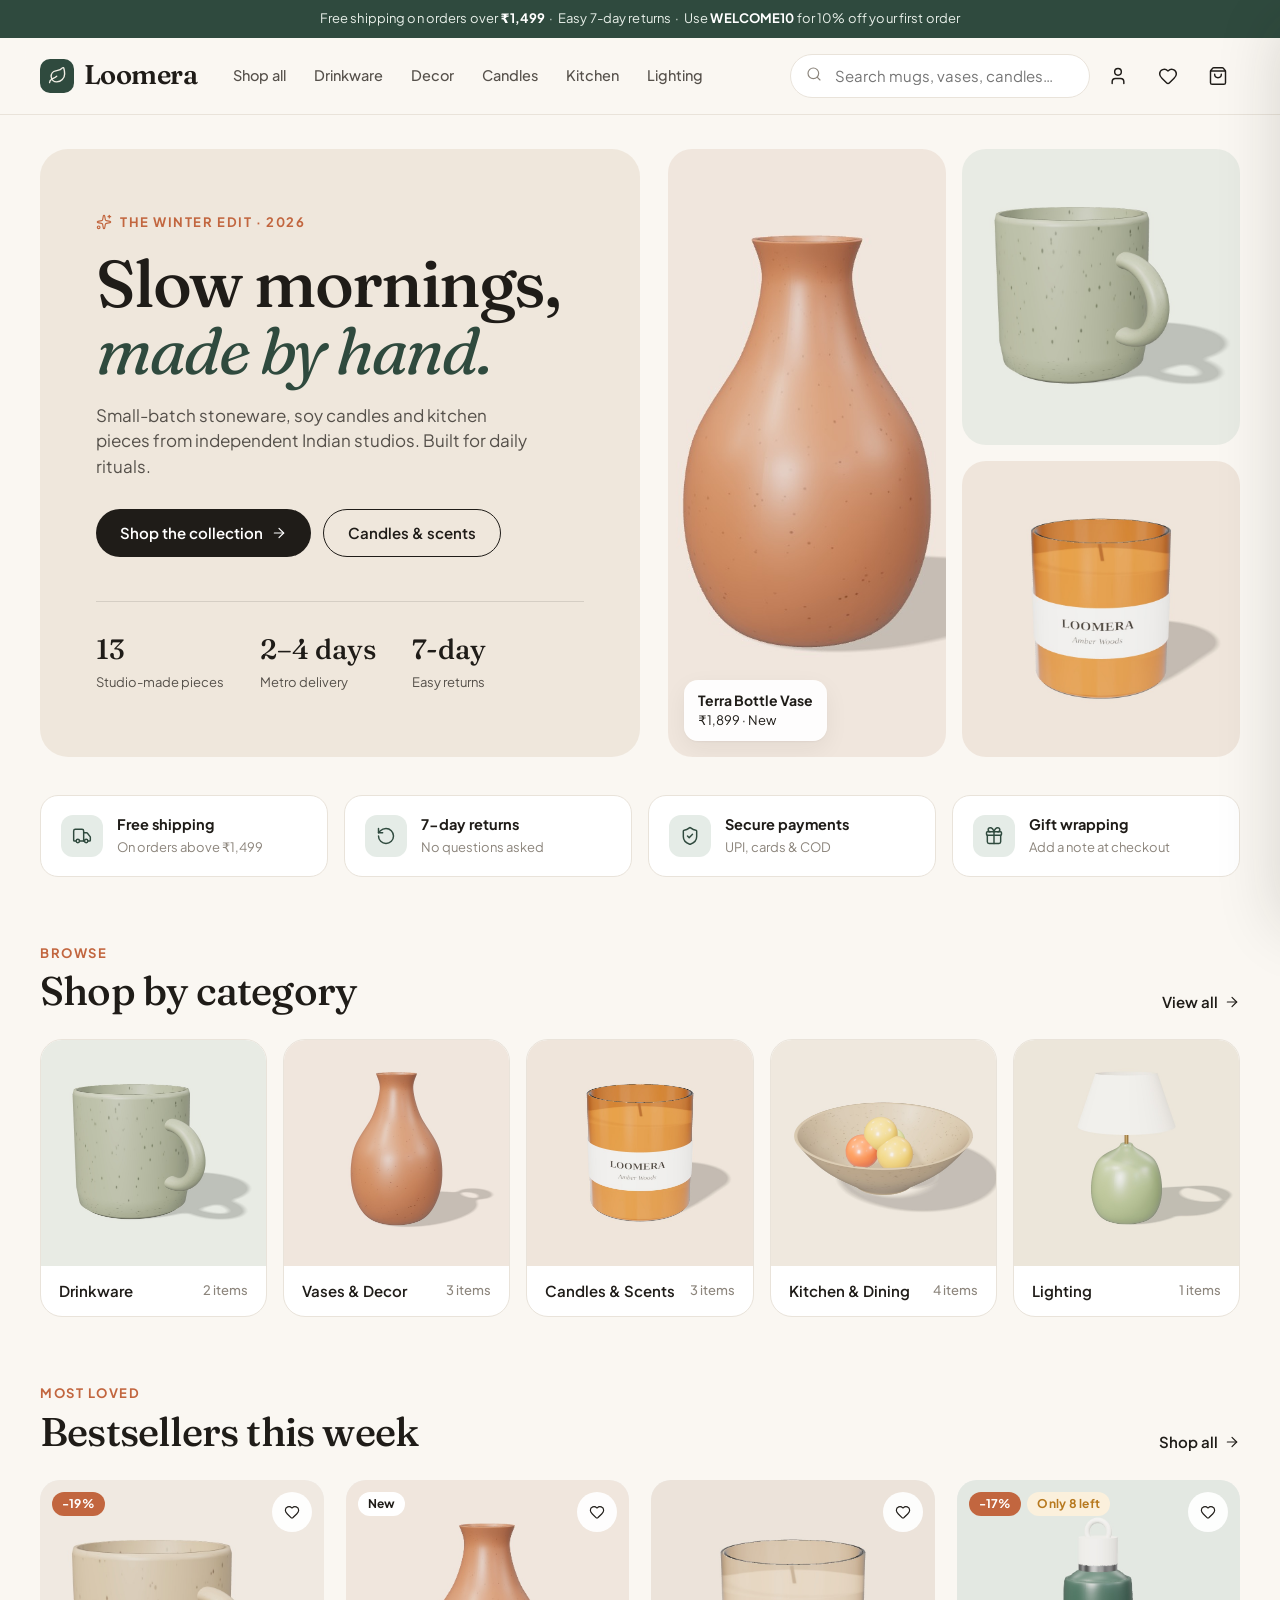
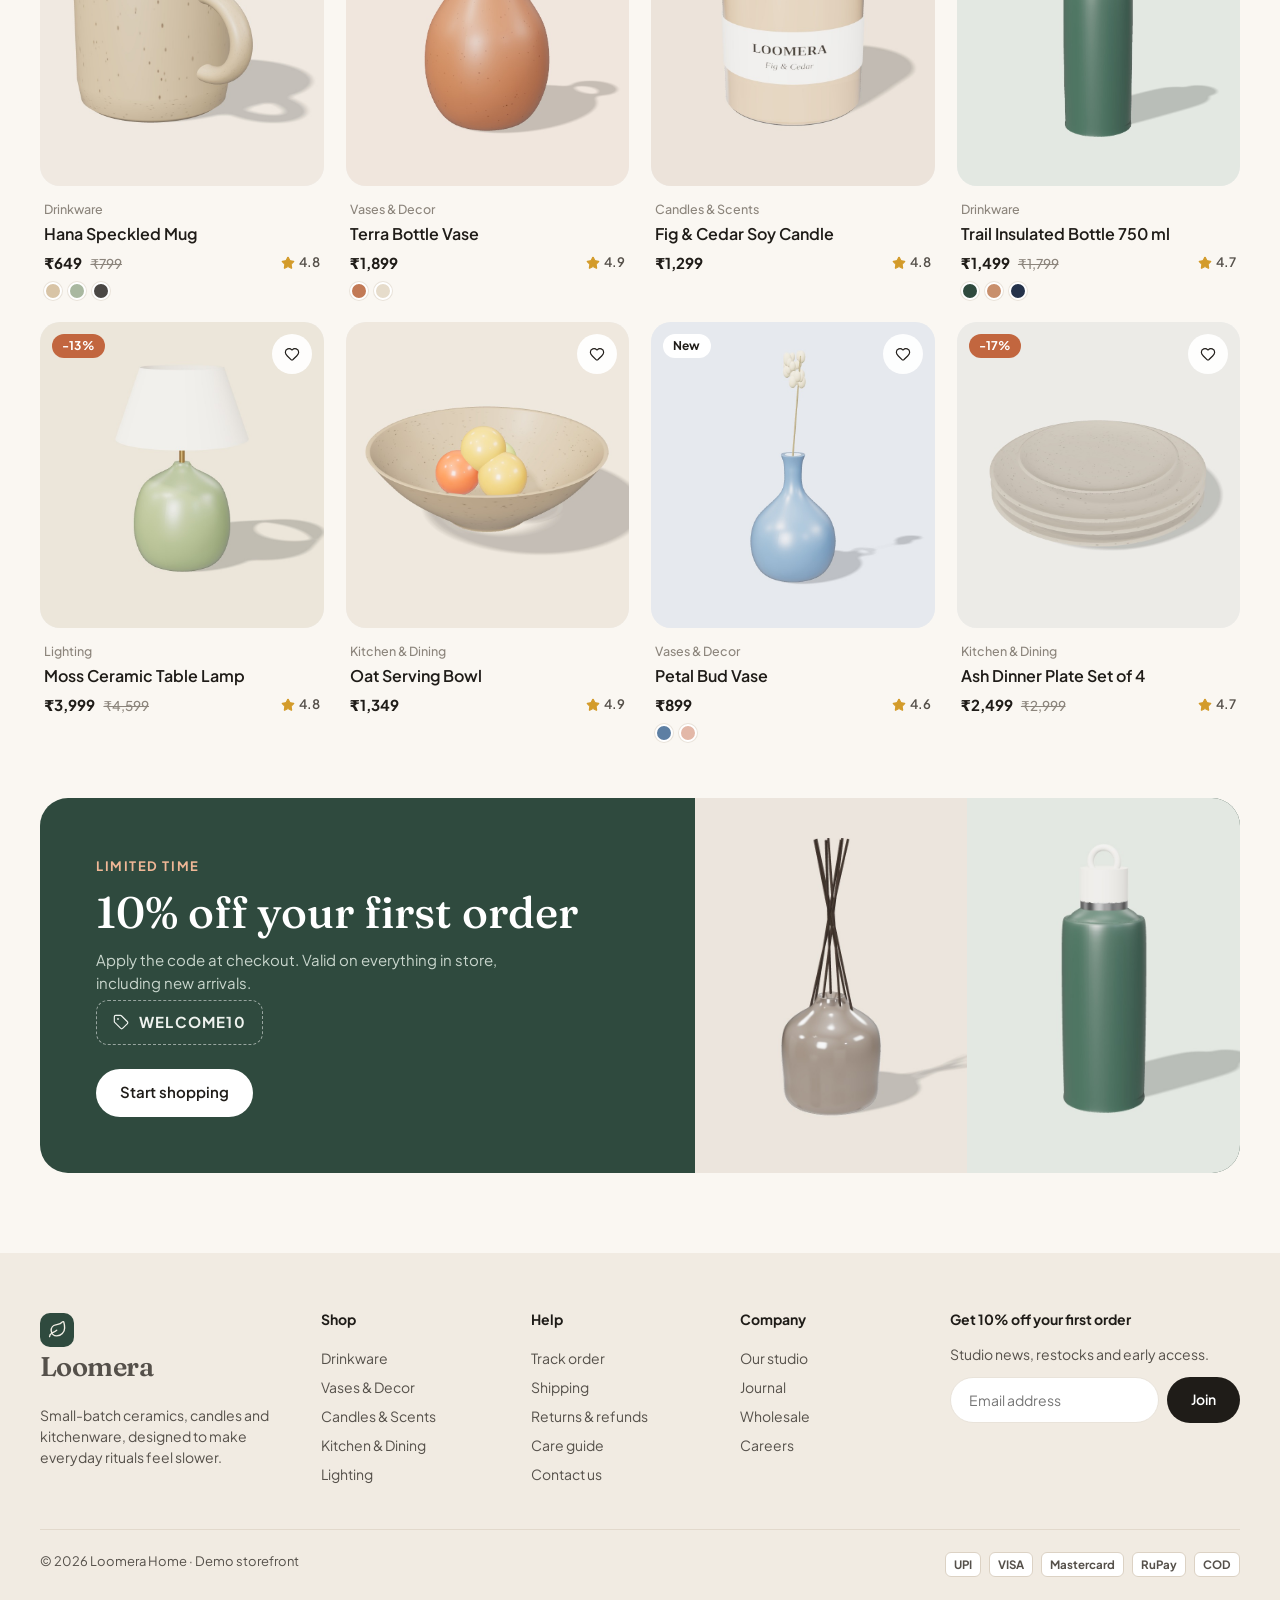
<file: app/index.html>
<!doctype html>
<html lang="en">
<head>
<meta charset="utf-8">
<meta name="viewport" content="width=device-width, initial-scale=1">
<title>Loomera · Handmade Home & Kitchen</title>
<link rel="stylesheet" href="styles.css">
</head>
<body>
<div id="app"></div>
<div class="scrim" id="scrim"></div>
<aside class="drawer" id="drawer"></aside>
<div class="toast" id="toast"></div>
<script src="icons.js"></script>
<script src="data.js"></script>
<script src="app.js"></script>
</body>
</html>
</file>
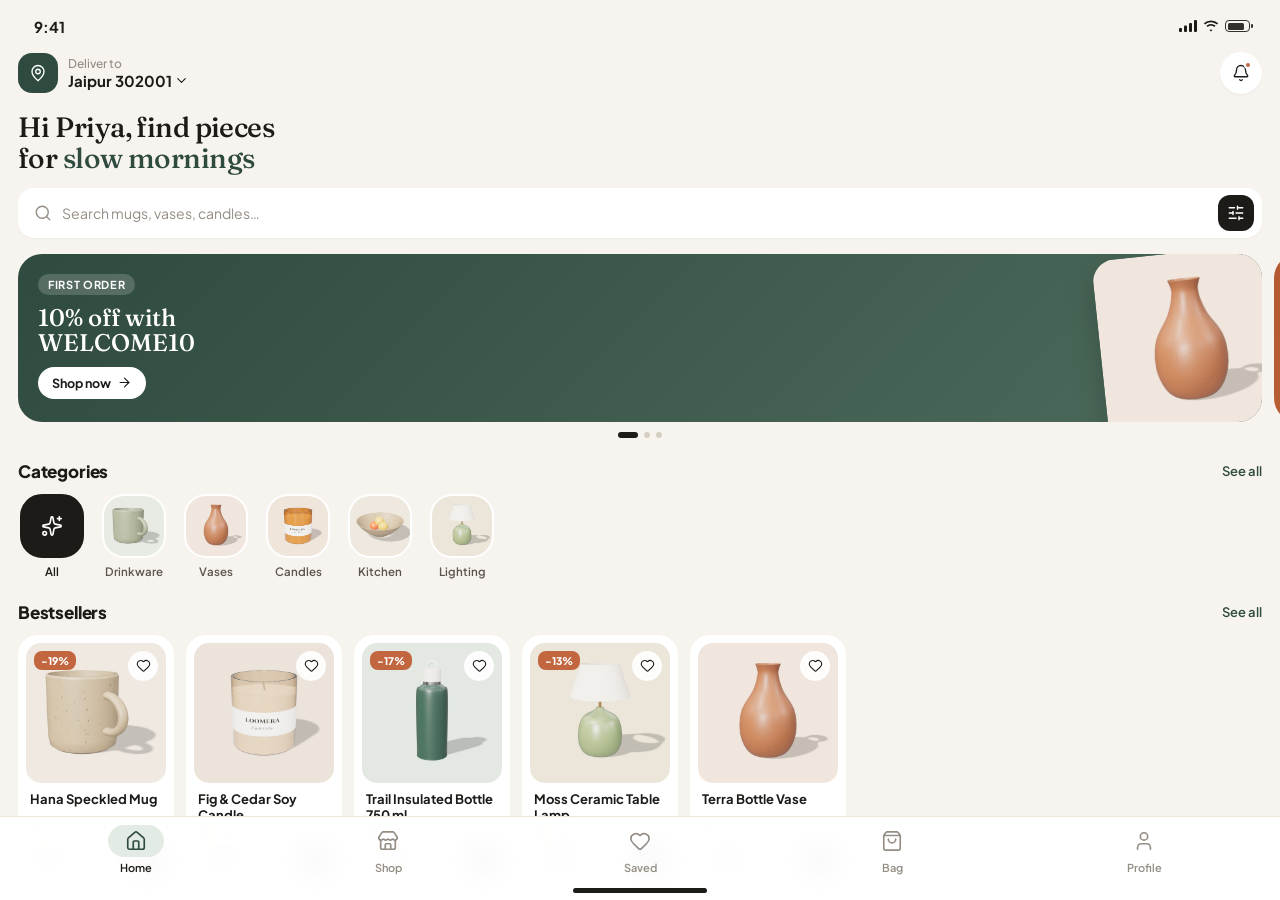
<file: app/mobile.html>
<!doctype html>
<html lang="en">
<head>
<meta charset="utf-8">
<meta name="viewport" content="width=device-width, initial-scale=1, viewport-fit=cover">
<title>Loomera · Mobile app</title>
<style>
@font-face{font-family:Jakarta;src:url(fonts/plus-jakarta-sans-latin-400-normal.woff2) format('woff2');font-weight:400}
@font-face{font-family:Jakarta;src:url(fonts/plus-jakarta-sans-latin-500-normal.woff2) format('woff2');font-weight:500}
@font-face{font-family:Jakarta;src:url(fonts/plus-jakarta-sans-latin-600-normal.woff2) format('woff2');font-weight:600}
@font-face{font-family:Jakarta;src:url(fonts/plus-jakarta-sans-latin-700-normal.woff2) format('woff2');font-weight:700}
@font-face{font-family:Jakarta;src:url(fonts/plus-jakarta-sans-latin-800-normal.woff2) format('woff2');font-weight:800}
@font-face{font-family:Fraunces;src:url(fonts/fraunces-latin-500-normal.woff2) format('woff2');font-weight:500}
:root{--bg:#f7f4ef;--card:#fff;--ink:#1d1b18;--ink2:#5c564f;--ink3:#948d84;--line:#ece6dd;--brand:#2f4a3e;--brand-soft:#e3ebe5;--accent:#c2663f;--ok:#2e7d55;--ok-soft:#e3f2e9;--warn:#b7791f}
*{box-sizing:border-box;-webkit-tap-highlight-color:transparent}
html,body{margin:0;height:100%;overflow:hidden;background:var(--bg)}
body{font-family:Jakarta,system-ui,sans-serif;color:var(--ink);font-size:14px;-webkit-font-smoothing:antialiased;user-select:none}
button{font:inherit;color:inherit;border:0;background:none;padding:0;cursor:pointer}
svg.i{width:22px;height:22px;stroke:currentColor;fill:none;stroke-width:1.8;stroke-linecap:round;stroke-linejoin:round;flex:none}
svg.i.sm{width:18px;height:18px}svg.i.xs{width:15px;height:15px}
.serif{font-family:Fraunces,Georgia,serif}

/* status bar */
.status{position:absolute;top:0;left:0;right:0;height:46px;display:flex;align-items:center;justify-content:space-between;padding:6px 30px 0 34px;font-weight:700;font-size:15px;z-index:50;pointer-events:none}
.status.light{color:#fff}
.status .r{display:flex;gap:6px;align-items:center}
.bat{width:25px;height:12px;border:1.6px solid currentColor;border-radius:4px;position:relative;opacity:.9}
.bat:after{content:"";position:absolute;inset:1.5px;right:5px;background:currentColor;border-radius:1.5px}
.bat:before{content:"";position:absolute;right:-4px;top:3px;width:2px;height:4px;background:currentColor;border-radius:1px}

/* screens */
.screen{position:absolute;inset:0;background:var(--bg);display:flex;flex-direction:column;transition:transform .38s cubic-bezier(.2,.8,.2,1),opacity .38s;will-change:transform}
.screen.off-r{transform:translateX(100%)}
.screen.off-l{transform:translateX(-28%);opacity:.6}
.scroll{flex:1;overflow-y:auto;overflow-x:hidden;scrollbar-width:none;padding-bottom:110px}
.scroll::-webkit-scrollbar{display:none}

/* home */
.top{padding:52px 18px 10px}
.loc{display:flex;align-items:center;gap:10px}
.loc .pin{width:40px;height:40px;border-radius:14px;background:var(--brand);color:#fff;display:grid;place-items:center}
.loc small{display:block;color:var(--ink3);font-size:12px;font-weight:500}
.loc b{font-size:15px;display:flex;align-items:center;gap:2px}
.loc .acts{margin-left:auto;display:flex;gap:8px}
.circ{width:42px;height:42px;border-radius:99px;background:#fff;display:grid;place-items:center;position:relative;box-shadow:0 1px 2px rgba(0,0,0,.05)}
.dotb{position:absolute;top:9px;right:10px;width:8px;height:8px;border-radius:9px;background:var(--accent);border:2px solid #fff}
.hello{font-family:Fraunces,serif;font-size:28px;font-weight:500;letter-spacing:-.02em;margin:18px 0 14px;line-height:1.1}
.hello em{font-style:normal;color:var(--brand)}
.searchbar{display:flex;align-items:center;gap:10px;height:50px;border-radius:16px;background:#fff;padding:0 8px 0 16px;color:var(--ink3);box-shadow:0 1px 2px rgba(0,0,0,.04)}
.searchbar span{flex:1;font-size:14px}
.searchbar .flt{flex:none!important;width:36px;height:36px;border-radius:12px;background:var(--ink);color:#fff;display:grid;place-items:center}
.carousel{display:flex;gap:12px;overflow-x:auto;scroll-snap-type:x mandatory;padding:6px 18px 0;scrollbar-width:none;scroll-behavior:smooth}
.carousel::-webkit-scrollbar{display:none}
.promo{flex:0 0 100%;scroll-snap-align:center;height:168px;border-radius:24px;position:relative;overflow:hidden;color:#fff;padding:20px}
.promo img{position:absolute;right:-18px;bottom:-10px;width:180px;height:180px;object-fit:cover;border-radius:22px;transform:rotate(-6deg);box-shadow:0 10px 30px rgba(0,0,0,.2)}
.promo .tag{display:inline-block;background:rgba(255,255,255,.18);border-radius:99px;font-size:11px;font-weight:700;padding:4px 10px;letter-spacing:.06em}
.promo h3{font-family:Fraunces,serif;font-weight:500;font-size:24px;line-height:1.05;margin:10px 0 12px;max-width:170px}
.promo .go{display:inline-flex;align-items:center;gap:6px;background:#fff;color:var(--ink);border-radius:99px;padding:8px 14px;font-weight:700;font-size:12.5px}
.dots{display:flex;gap:6px;justify-content:center;margin-top:10px}
.dots i{width:6px;height:6px;border-radius:9px;background:#d6cec2;transition:.3s}
.dots i.on{width:20px;background:var(--ink)}
.sec-h{display:flex;justify-content:space-between;align-items:center;padding:22px 18px 12px}
.sec-h h4{margin:0;font-size:17px;font-weight:800;letter-spacing:-.01em}
.sec-h a{font-size:13px;font-weight:600;color:var(--brand)}
.cats{display:flex;gap:14px;overflow-x:auto;padding:0 18px;scrollbar-width:none}
.cats::-webkit-scrollbar{display:none}
.cat{flex:none;width:68px;text-align:center;font-size:11.5px;font-weight:600;color:var(--ink2)}
.cat .ci{width:64px;height:64px;border-radius:22px;overflow:hidden;margin:0 auto 6px;background:#fff;border:2px solid transparent;transition:.2s}
.cat.on .ci{border-color:var(--ink)}
.cat.on{color:var(--ink)}
.cat .ci img{width:100%;height:100%;object-fit:cover}
.hlist{display:flex;gap:12px;overflow-x:auto;padding:0 18px;scrollbar-width:none}
.hlist::-webkit-scrollbar{display:none}
.pc{flex:none;width:156px;background:#fff;border-radius:20px;padding:8px;position:relative;transition:transform .15s}
.pc:active,.pc.press{transform:scale(.97)}
.pc .im{border-radius:15px;overflow:hidden;aspect-ratio:1/1;position:relative}
.pc .im img{width:100%;height:100%;object-fit:cover;display:block}
.pc .hrt{position:absolute;top:8px;right:8px;width:30px;height:30px;border-radius:99px;background:rgba(255,255,255,.92);display:grid;place-items:center}
.pc .hrt.on{color:var(--accent)}.pc .hrt.on svg{fill:var(--accent)}
.pc .off{position:absolute;top:8px;left:8px;background:var(--accent);color:#fff;font-size:10.5px;font-weight:800;border-radius:8px;padding:3px 7px}
.pc h5{margin:8px 4px 2px;font-size:13px;font-weight:700;line-height:1.25;height:32px;overflow:hidden}
.pc .row{display:flex;align-items:center;justify-content:space-between;padding:4px 4px 2px}
.pc .pr{font-weight:800;font-size:14px}
.pc .add{width:30px;height:30px;border-radius:10px;background:var(--ink);color:#fff;display:grid;place-items:center}
.pc .rt{display:flex;align-items:center;gap:3px;font-size:11.5px;color:var(--ink3);font-weight:600;padding:0 4px}
.pc .rt svg{color:#d39b2a;fill:#d39b2a;width:12px;height:12px}
.grid2{display:grid;grid-template-columns:1fr 1fr;gap:12px;padding:0 18px}
.grid2 .pc{width:auto}

/* bottom nav */
.nav{position:absolute;left:0;right:0;bottom:0;height:84px;background:rgba(255,255,255,.96);backdrop-filter:blur(14px);border-top:1px solid var(--line);display:flex;justify-content:space-around;padding:8px 10px 0;z-index:30}
.nav button{display:flex;flex-direction:column;align-items:center;gap:4px;font-size:11px;font-weight:600;color:var(--ink3);width:64px;position:relative}
.nav .pill{width:56px;height:32px;border-radius:99px;display:grid;place-items:center;transition:.25s}
.nav button.on{color:var(--ink)}
.nav button.on .pill{background:var(--brand-soft);color:var(--brand)}
.nav .bdg{position:absolute;top:-2px;right:8px;min-width:18px;height:18px;border-radius:99px;background:var(--accent);color:#fff;font-size:10px;font-weight:800;display:grid;place-items:center;padding:0 4px;border:2px solid #fff}
.home-ind{position:absolute;bottom:7px;left:50%;transform:translateX(-50%);width:134px;height:5px;border-radius:9px;background:#1d1b18;z-index:60;pointer-events:none}

/* product screen */
.pd-hero{position:relative;height:420px;flex:none}
.pd-hero .slides{display:flex;height:100%;overflow-x:auto;scroll-snap-type:x mandatory;scrollbar-width:none;scroll-behavior:smooth}
.pd-hero .slides::-webkit-scrollbar{display:none}
.pd-hero .slides img{flex:0 0 100%;height:100%;object-fit:cover;scroll-snap-align:center}
.pd-hero .fab{position:absolute;top:54px;width:42px;height:42px;border-radius:99px;background:rgba(255,255,255,.94);display:grid;place-items:center;box-shadow:0 2px 8px rgba(0,0,0,.08)}
.pd-hero .fab.l{left:16px}.pd-hero .fab.r{right:16px}.pd-hero .fab.r2{right:66px}
.pd-hero .fab.on{color:var(--accent)}.pd-hero .fab.on svg{fill:var(--accent)}
.pd-hero .dots{position:absolute;bottom:40px;left:0;right:0}
.pd-body{background:var(--bg);border-radius:28px 28px 0 0;margin-top:-28px;position:relative;padding:22px 20px 0}
.pd-body .grab{width:40px;height:4px;border-radius:9px;background:#ddd5ca;margin:-8px auto 14px}
.pd-body .cl{font-size:11.5px;font-weight:800;letter-spacing:.1em;text-transform:uppercase;color:var(--accent)}
.pd-body h1{font-family:Fraunces,serif;font-weight:500;font-size:27px;line-height:1.08;letter-spacing:-.02em;margin:6px 0 10px}
.meta{display:flex;align-items:center;gap:10px;font-size:13px;color:var(--ink2);font-weight:600}
.meta .st{display:flex;align-items:center;gap:4px;background:#fff;border-radius:99px;padding:5px 10px}
.meta .st svg{color:#d39b2a;fill:#d39b2a;width:14px;height:14px}
.meta .stock{color:var(--ok);background:var(--ok-soft);border-radius:99px;padding:5px 10px}
.pd-body p{color:var(--ink2);line-height:1.55;margin:14px 0 4px;font-size:14px}
.lbl{font-weight:700;font-size:14px;margin:18px 0 10px}.lbl span{color:var(--ink3);font-weight:500}
.vchips{display:flex;gap:8px;flex-wrap:wrap}
.vchip{display:flex;align-items:center;gap:8px;height:40px;padding:0 14px 0 6px;border-radius:99px;background:#fff;border:1.5px solid transparent;font-weight:600;font-size:13px;transition:.2s}
.vchip i{width:28px;height:28px;border-radius:99px;display:block;box-shadow:inset 0 0 0 1px rgba(0,0,0,.08)}
.vchip.on{border-color:var(--ink)}
.info-row{display:flex;align-items:center;gap:12px;background:#fff;border-radius:18px;padding:14px;margin-top:14px}
.info-row .ic{width:40px;height:40px;border-radius:12px;background:var(--brand-soft);color:var(--brand);display:grid;place-items:center}
.info-row b{display:block;font-size:13.5px}.info-row small{color:var(--ink3);font-size:12px}
.info-row .chev{margin-left:auto;color:var(--ink3)}
.cta{position:absolute;left:0;right:0;bottom:0;background:#fff;border-top:1px solid var(--line);padding:12px 18px 30px;display:flex;align-items:center;gap:14px;z-index:20}
.cta .p small{display:block;color:var(--ink3);font-size:11.5px;font-weight:600}
.cta .p b{font-size:21px;font-weight:800}
.cta .p s{color:var(--ink3);font-size:12.5px;margin-left:4px;font-weight:500}
.bigbtn{flex:1;height:54px;border-radius:18px;background:var(--ink);color:#fff;font-weight:700;font-size:15.5px;display:flex;align-items:center;justify-content:center;gap:8px;transition:transform .12s}
.bigbtn.brand{background:var(--brand)}
.bigbtn:active,.bigbtn.press{transform:scale(.97)}
.stepper{display:flex;align-items:center;background:var(--bg);border-radius:14px;height:46px}
.stepper button{width:38px;height:46px;display:grid;place-items:center}
.stepper span{width:20px;text-align:center;font-weight:800}

/* page header */
.ph{padding:52px 16px 10px;display:flex;align-items:center;gap:12px;background:var(--bg)}
.ph h2{margin:0;font-size:19px;font-weight:800;flex:1}
.ph .circ{width:40px;height:40px}

/* cart */
.ship{margin:4px 16px 12px;background:var(--brand-soft);border-radius:16px;padding:12px 14px;font-size:13px;color:var(--brand);font-weight:600}
.ship .bar{height:6px;border-radius:9px;background:rgba(47,74,62,.15);margin-top:8px;overflow:hidden}
.ship .bar i{display:block;height:100%;background:var(--brand);border-radius:9px;transition:width .6s}
.ci-row{display:flex;gap:12px;background:#fff;border-radius:20px;padding:10px;margin:0 16px 10px;align-items:center}
.ci-row img{width:86px;height:86px;border-radius:14px;object-fit:cover}
.ci-row .t{flex:1;min-width:0}
.ci-row b{font-size:14px;display:block}
.ci-row small{color:var(--ink3);font-size:12px}
.ci-row .pr{font-weight:800;margin-top:8px;display:flex;justify-content:space-between;align-items:center}
.ci-row .stepper{height:34px;background:var(--bg);border-radius:11px}.ci-row .stepper button{width:30px;height:34px}
.coupon{display:flex;align-items:center;gap:12px;margin:14px 16px 10px;background:#fff;border-radius:18px;padding:14px;border:1.5px dashed #d8cfc2}
.coupon .ic{width:38px;height:38px;border-radius:12px;background:#fbe9df;color:var(--accent);display:grid;place-items:center}
.coupon b{font-size:13.5px;display:block}.coupon small{font-size:12px;color:var(--ink3)}
.coupon .ap{margin-left:auto;font-weight:800;color:var(--accent);font-size:13px}
.coupon.ok{border-color:var(--ok);background:var(--ok-soft)}.coupon.ok .ic{background:var(--ok);color:#fff}.coupon.ok .ap{color:var(--ok)}
.bill{background:#fff;border-radius:20px;margin:0 16px;padding:14px 16px}
.bill h5{margin:0 0 8px;font-size:14px}
.bl{display:flex;justify-content:space-between;font-size:13.5px;color:var(--ink2);padding:5px 0}
.bl .g{color:var(--ok);font-weight:700}
.bl.t{color:var(--ink);font-weight:800;font-size:16px;border-top:1px dashed var(--line);margin-top:6px;padding-top:10px}
.empty{text-align:center;padding:90px 30px;color:var(--ink3)}

/* checkout */
.blk{background:#fff;border-radius:20px;margin:0 16px 12px;padding:16px}
.blk h5{margin:0 0 12px;font-size:14px;display:flex;justify-content:space-between}
.blk h5 a{color:var(--brand);font-size:12.5px}
.addr{display:flex;gap:12px}
.addr .ic{width:40px;height:40px;border-radius:12px;background:var(--brand-soft);color:var(--brand);display:grid;place-items:center;flex:none}
.addr b{font-size:14px}.addr .home{font-size:10.5px;font-weight:800;background:var(--bg);border-radius:6px;padding:2px 6px;margin-left:6px;color:var(--ink2)}
.addr p{margin:4px 0 0;color:var(--ink2);font-size:13px;line-height:1.45}
.slots{display:flex;gap:8px}
.slot{flex:1;border:1.5px solid var(--line);border-radius:14px;padding:10px 12px;transition:.2s}
.slot b{display:block;font-size:13px}.slot small{font-size:11.5px;color:var(--ink3)}
.slot.on{border-color:var(--ink);background:#fcfaf7}
.pay{display:flex;align-items:center;gap:12px;padding:12px 2px;border-bottom:1px solid var(--line)}
.pay:last-child{border:0}
.pay .lg{width:40px;height:40px;border-radius:12px;display:grid;place-items:center;font-weight:800;font-size:12px;color:#fff}
.pay b{font-size:13.5px;display:block}.pay small{font-size:12px;color:var(--ink3)}
.rad{margin-left:auto;width:22px;height:22px;border-radius:99px;border:2px solid #cfc6b9;display:grid;place-items:center}
.pay.on .rad{border-color:var(--brand)}.pay.on .rad:after{content:"";width:11px;height:11px;border-radius:9px;background:var(--brand)}
.testm{font-size:11px;font-weight:800;color:var(--warn);background:#fbf0dc;border-radius:99px;padding:3px 8px}

/* processing + success */
.overlay{position:absolute;inset:0;background:rgba(247,244,239,.94);backdrop-filter:blur(6px);z-index:70;display:grid;place-items:center;text-align:center}
.spin{width:54px;height:54px;border-radius:99px;border:4px solid var(--line);border-top-color:var(--brand);animation:sp .8s linear infinite;margin:0 auto 16px}
@keyframes sp{to{transform:rotate(360deg)}}
.succ{text-align:center;padding:70px 24px 10px}
.tick{width:92px;height:92px;border-radius:99px;background:var(--ok);color:#fff;display:grid;place-items:center;margin:0 auto 18px;animation:pop .6s cubic-bezier(.2,1.6,.4,1);box-shadow:0 0 0 12px var(--ok-soft)}
.tick svg{width:44px;height:44px;stroke-width:3}
@keyframes pop{from{transform:scale(0)}}
.succ h2{font-family:Fraunces,serif;font-weight:500;font-size:30px;margin:6px 0 6px}
.succ p{color:var(--ink2);margin:0}
.oid{display:inline-block;margin-top:12px;background:#fff;border-radius:99px;padding:6px 14px;font-weight:800;font-size:13px}
.tl{display:flex;gap:14px;position:relative;padding-bottom:20px}
.tl:last-child{padding-bottom:0}
.tl:before{content:"";position:absolute;left:15px;top:32px;bottom:0;width:2px;background:var(--line)}
.tl:last-child:before{display:none}
.tl.done:before{background:var(--ok)}
.tl .d{width:32px;height:32px;border-radius:99px;background:var(--bg);color:var(--ink3);display:grid;place-items:center;flex:none;z-index:1}
.tl.done .d{background:var(--ok);color:#fff}
.tl.now .d{background:var(--brand);color:#fff;box-shadow:0 0 0 5px var(--brand-soft)}
.tl b{font-size:13.5px;display:block}.tl small{font-size:12px;color:var(--ink3)}
.confetti{position:absolute;inset:0;pointer-events:none;z-index:80;overflow:hidden}
.confetti i{position:absolute;top:-20px;width:8px;height:12px;border-radius:2px;animation:fall 2.4s cubic-bezier(.3,.6,.5,1) forwards}
@keyframes fall{to{transform:translateY(900px) rotate(720deg)}}

/* snackbar */
.snack{position:absolute;left:14px;right:14px;bottom:var(--snb,98px);background:var(--ink);color:#fff;border-radius:16px;padding:10px 12px;display:flex;align-items:center;gap:12px;z-index:65;transform:translateY(20px);opacity:0;transition:.3s;font-weight:600;font-size:13.5px}
.snack{pointer-events:none}.snack.on{transform:none;opacity:1;pointer-events:auto}
.snack img{width:38px;height:38px;border-radius:10px;object-fit:cover}
.snack a{margin-left:auto;color:#f0b796;font-weight:800}
.ripple{position:absolute;border-radius:99px;background:rgba(0,0,0,.12);pointer-events:none;transform:scale(0);animation:rp .5s ease-out forwards;z-index:999}
@keyframes rp{to{transform:scale(1);opacity:0}}
</style>
</head>
<body>
<div class="status" id="status"><span id="clock">9:41</span><span class="r"><svg width="18" height="12" viewBox="0 0 18 12" fill="currentColor"><rect x="0" y="8" width="3" height="4" rx="1"/><rect x="5" y="5.5" width="3" height="6.5" rx="1"/><rect x="10" y="3" width="3" height="9" rx="1"/><rect x="15" y="0" width="3" height="12" rx="1"/></svg><svg width="16" height="12" viewBox="0 0 16 12" fill="currentColor"><path d="M8 2.2c2.3 0 4.4.9 6 2.4l1.2-1.3A10.3 10.3 0 0 0 8 .4 10.3 10.3 0 0 0 .8 3.3L2 4.6a8.5 8.5 0 0 1 6-2.4zm0 3.6c1.3 0 2.5.5 3.4 1.3l1.2-1.3A6.6 6.6 0 0 0 8 4a6.6 6.6 0 0 0-4.6 1.8l1.2 1.3C5.5 6.3 6.7 5.8 8 5.8zm0 3.6c-.6 0-1.1.2-1.5.6L8 11.6 9.5 10c-.4-.4-.9-.6-1.5-.6z"/></svg><span class="bat"></span></span></div>
<div id="stack"></div>
<nav class="nav" id="nav"></nav>
<div class="snack" id="snack"></div>
<div class="home-ind"></div>
<script src="icons.js"></script>
<script src="data.js"></script>
<script>
(() => {
const $ = (s, r = document) => r.querySelector(s), $$ = (s, r = document) => [...r.querySelectorAll(s)];
const ic = (n, c = '') => `<svg class="i ${c}" viewBox="0 0 24 24">${ICONS[n] || ''}</svg>`;
const inr = n => '₹' + Math.round(n).toLocaleString('en-IN');
const P = id => PRODUCTS.find(p => p.id === id);
const off = p => p.mrp ? Math.round((1 - p.price / p.mrp) * 100) : 0;
const S = { cart: [], wish: [], coupon: false, tab: 'home', cat: 'all', slot: 0, pay: 'upi', stack: [] };
const count = () => S.cart.reduce((a, l) => a + l.qty, 0);
const sub = () => S.cart.reduce((a, l) => a + P(l.id).price * l.qty, 0);
const disc = () => S.coupon ? Math.round(sub() * .1) : 0;
const ship = () => (sub() - disc() >= 1499 || !S.cart.length) ? 0 : 99;
const slotFee = () => S.slot === 1 ? 149 : 0;
const total = () => sub() - disc() + ship() + slotFee();

/* ---------- navigation stack with slide transitions ---------- */
function push(html, after, light) {
  const prev = S.stack[S.stack.length - 1];
  const el = document.createElement('section'); el.className = 'screen off-r'; el.innerHTML = html;
  $('#stack').appendChild(el); S.stack.push(el); el.dataset.nonav = '1'; $('#nav').style.display = 'none';
  requestAnimationFrame(() => requestAnimationFrame(() => { el.classList.remove('off-r'); prev && prev.classList.add('off-l'); }));
  $('#status').classList.toggle('light', !!light);
  after && after(el); return el;
}
function pop() {
  if (S.stack.length < 2) return;
  const el = S.stack.pop(), prev = S.stack[S.stack.length - 1];
  el.classList.add('off-r'); prev.classList.remove('off-l'); $('#nav').style.display = prev.dataset.nonav ? 'none' : '';
  $('#status').classList.remove('light');
  setTimeout(() => el.remove(), 400); refreshAll();
}
function root(html, after) { $('#nav').style.display = ''; $('#stack').innerHTML = ''; S.stack = []; const el = document.createElement('section'); el.className = 'screen'; el.innerHTML = html; $('#stack').appendChild(el); S.stack.push(el); $('#status').classList.remove('light'); after && after(el); }

/* ---------- bottom nav ---------- */
function nav() {
  const items = [['home', 'home', 'Home'], ['cats', 'store', 'Shop'], ['wish', 'heart', 'Saved'], ['cart', 'shopping-bag', 'Bag'], ['me', 'user', 'Profile']];
  $('#nav').innerHTML = items.map(([k, i, t]) => `<button data-tab="${k}" class="${S.tab === k ? 'on' : ''}"><span class="pill">${ic(i)}</span>${t}${k === 'cart' && count() ? `<span class="bdg">${count()}</span>` : ''}</button>`).join('');
}
$('#nav').onclick = e => { const b = e.target.closest('[data-tab]'); if (!b) return; const t = b.dataset.tab; if (t === 'cart') { S.tab = 'cart'; root(cartHTML(), bindCart); } else if (t === 'home') { S.tab = 'home'; root(homeHTML(), bindHome); } nav(); };
$('#nav').style.display = '';

/* ---------- cards ---------- */
const card = p => `<div class="pc" data-open="${p.id}"><div class="im"><img src="${p.variants[0].imgs[0]}">${off(p) ? `<span class="off">-${off(p)}%</span>` : ''}<button class="hrt ${S.wish.includes(p.id) ? 'on' : ''}" data-wish="${p.id}">${ic('heart', 'xs')}</button></div>
  <h5>${p.name}</h5><div class="rt">${ic('star')} ${p.rating} · ${p.count}</div><div class="row"><span class="pr">${inr(p.price)}</span><button class="add" data-add="${p.id}">${ic('plus', 'sm')}</button></div></div>`;

/* ---------- home ---------- */
function homeHTML() {
  const best = ['hana-mug', 'fig-candle', 'trail-bottle', 'moss-lamp', 'terra-vase'].map(P);
  const list = S.cat === 'all' ? PRODUCTS.slice(5, 13) : PRODUCTS.filter(p => p.cat === S.cat);
  return `<div class="scroll" id="home-scroll">
    <div class="top">
      <div class="loc"><span class="pin">${ic('map-pin', 'sm')}</span><div><small>Deliver to</small><b>Jaipur 302001 ${ic('chevron-down', 'xs')}</b></div>
        <div class="acts"><button class="circ">${ic('bell', 'sm')}<span class="dotb"></span></button></div></div>
      <div class="hello">Hi Priya, find pieces<br>for <em>slow mornings</em></div>
      <div class="searchbar">${ic('search', 'sm')}<span>Search mugs, vases, candles…</span><span class="flt">${ic('sliders-horizontal', 'sm')}</span></div>
    </div>
    <div class="carousel" id="promo">
      <div class="promo" style="background:linear-gradient(135deg,#2f4a3e,#4d6b5c)"><span class="tag">FIRST ORDER</span><h3>10% off with WELCOME10</h3><span class="go">Shop now ${ic('arrow-right', 'xs')}</span><img src="img/vase-terracotta.jpg"></div>
      <div class="promo" style="background:linear-gradient(135deg,#b4592f,#d48256)"><span class="tag">WINTER EDIT</span><h3>Candles for cosy evenings</h3><span class="go">Explore ${ic('arrow-right', 'xs')}</span><img src="img/candle-amber.jpg"></div>
      <div class="promo" style="background:linear-gradient(135deg,#24324a,#41567a)"><span class="tag">NEW IN</span><h3>Trail bottles in 3 colours</h3><span class="go">See all ${ic('arrow-right', 'xs')}</span><img src="img/bottle-ink.jpg"></div>
    </div>
    <div class="dots" id="pdots"><i class="on"></i><i></i><i></i></div>
    <div class="sec-h"><h4>Categories</h4><a>See all</a></div>
    <div class="cats" id="cats"><div class="cat ${S.cat === 'all' ? 'on' : ''}" data-cat="all"><div class="ci" style="display:grid;place-items:center;background:var(--ink);color:#fff">${ic('sparkles')}</div>All</div>
      ${CATS.map(c => `<div class="cat ${S.cat === c.id ? 'on' : ''}" data-cat="${c.id}"><div class="ci"><img src="${c.img}"></div>${c.name.split(' ')[0]}</div>`).join('')}</div>
    <div class="sec-h"><h4>Bestsellers</h4><a>See all</a></div>
    <div class="hlist">${best.map(card).join('')}</div>
    <div class="sec-h"><h4 id="grid-title">${S.cat === 'all' ? 'New arrivals' : CATS.find(c => c.id === S.cat).name}</h4><a>${list.length} items</a></div>
    <div class="grid2" id="grid">${list.map(card).join('')}</div>
  </div>`;
}
let promoT;
function bindHome(el) {
  const c = $('#promo', el), d = $$('#pdots i', el); let i = 0;
  clearInterval(promoT);
  promoT = setInterval(() => { if (!document.body.contains(c)) return clearInterval(promoT); i = (i + 1) % 3; c.scrollTo({ left: i * (c.clientWidth - 24), behavior: 'smooth' }); d.forEach((x, k) => x.classList.toggle('on', k === i)); }, 2600);
  bindCards(el);
  $('#cats', el).onclick = e => { const t = e.target.closest('[data-cat]'); if (!t) return; S.cat = t.dataset.cat; $$('.cat', el).forEach(x => x.classList.toggle('on', x === t));
    const list = S.cat === 'all' ? PRODUCTS.slice(5, 13) : PRODUCTS.filter(p => p.cat === S.cat);
    $('#grid', el).innerHTML = list.map(card).join(''); $('#grid-title', el).textContent = S.cat === 'all' ? 'New arrivals' : CATS.find(c => c.id === S.cat).name; };
}
function bindCards(el) {
  el.addEventListener('click', e => {
    const w = e.target.closest('[data-wish]'); if (w) { e.stopPropagation(); const id = w.dataset.wish; S.wish.includes(id) ? S.wish.splice(S.wish.indexOf(id), 1) : S.wish.push(id); $$(`[data-wish="${id}"]`).forEach(x => x.classList.toggle('on', S.wish.includes(id))); if (S.wish.includes(id)) snack(`${ic('heart')} Saved to your wishlist`); return; }
    const a = e.target.closest('[data-add]'); if (a) { e.stopPropagation(); add(a.dataset.add, 0, 1); return; }
    const o = e.target.closest('[data-open]'); if (o) openProduct(o.dataset.open);
  });
}

/* ---------- product ---------- */
function openProduct(id) {
  const p = P(id); let v = 0, q = 1;
  push(`<div class="scroll" style="padding-bottom:130px">
    <div class="pd-hero"><div class="slides" id="slides"></div>
      <button class="fab l" data-back>${ic('chevron-right')}</button><button class="fab r ${S.wish.includes(id) ? 'on' : ''}" data-wish="${id}">${ic('heart', 'sm')}</button>
      <div class="dots" id="sdots"></div></div>
    <div class="pd-body"><div class="grab"></div>
      <div class="cl">${CATS.find(c => c.id === p.cat).name}</div>
      <h1>${p.name}</h1>
      <div class="meta"><span class="st">${ic('star')} ${p.rating} <span style="color:var(--ink3);font-weight:500">(${p.count})</span></span><span class="stock">${p.stock < 10 ? 'Only ' + p.stock + ' left' : 'In stock'}</span></div>
      <p>${p.desc}</p>
      <div class="lbl">Colour: <span id="vn"></span></div>
      <div class="vchips" id="vchips">${p.variants.map((x, i) => `<button class="vchip" data-v="${i}"><i style="background:${x.hex}"></i>${x.name}</button>`).join('')}</div>
      <div class="info-row"><span class="ic">${ic('truck', 'sm')}</span><div><b>Delivery by Fri, 28 Nov</b><small>Free above ₹1,499 · to 302001</small></div><span class="chev">${ic('chevron-right', 'sm')}</span></div>
      <div class="info-row"><span class="ic">${ic('rotate-ccw', 'sm')}</span><div><b>7-day easy returns</b><small>Cash on delivery available</small></div><span class="chev">${ic('chevron-right', 'sm')}</span></div>
    </div></div>
    <div class="cta"><div class="stepper"><button id="qm">${ic('minus', 'xs')}</button><span id="qv">1</span><button id="qp">${ic('plus', 'xs')}</button></div>
      <button class="bigbtn" id="addb">${ic('shopping-bag', 'sm')} Add · <span id="ap">${inr(p.price)}</span></button></div>`,
  el => {
    $('[data-back]', el).firstElementChild.style.transform = 'rotate(180deg)';
    const draw = () => {
      const vv = p.variants[v];
      $('#slides', el).innerHTML = [...vv.imgs, vv.imgs[0]].slice(0, 3).map(s => `<img src="${s}">`).join('');
      $('#slides', el).scrollLeft = 0;
      $('#sdots', el).innerHTML = [0, 1, 2].map(k => `<i class="${k ? '' : 'on'}"></i>`).join('');
      $('#vn', el).textContent = vv.name;
      $$('.vchip', el).forEach(b => b.classList.toggle('on', +b.dataset.v === v));
      $('#qv', el).textContent = q; $('#ap', el).textContent = inr(p.price * q);
    };
    draw();
    $('#slides', el).onscroll = e => { const k = Math.round(e.target.scrollLeft / e.target.clientWidth); $$('#sdots i', el).forEach((d, j) => d.classList.toggle('on', j === k)); };
    el.addEventListener('click', e => {
      if (e.target.closest('[data-back]')) return pop();
      const w = e.target.closest('[data-wish]'); if (w) { const id = w.dataset.wish; S.wish.includes(id) ? S.wish.splice(S.wish.indexOf(id), 1) : S.wish.push(id); w.classList.toggle('on'); if (S.wish.includes(id)) snack(`${ic('heart')} Saved to your wishlist`); return; }
      const c = e.target.closest('[data-v]'); if (c) { v = +c.dataset.v; draw(); }
    });
    $('#qp', el).onclick = () => { q = Math.min(9, q + 1); draw(); };
    $('#qm', el).onclick = () => { q = Math.max(1, q - 1); draw(); };
    $('#addb', el).onclick = () => add(p.id, v, q);
  }, false);
}

/* ---------- cart ---------- */
function add(id, v, q) {
  const l = S.cart.find(x => x.id === id && x.v === v); l ? l.qty += q : S.cart.push({ id, v, qty: q });
  nav(); const p = P(id); snack(`<img src="${p.variants[v].imgs[0]}"><div>Added to bag<br><span style="opacity:.65;font-size:12px;font-weight:500">${p.name}</span></div><a data-viewbag>View bag</a>`);
}
function cartHTML() {
  const need = Math.max(0, 1499 - (sub() - disc()));
  return `<div class="ph"><h2>My bag <span style="color:var(--ink3);font-weight:600;font-size:15px">· ${count()} item${count() === 1 ? '' : 's'}</span></h2><button class="circ">${ic('heart', 'sm')}</button></div>
  <div class="scroll" style="padding-bottom:150px">${S.cart.length ? `
    <div class="ship">${need ? `Add ${inr(need)} more for <b>free delivery</b>` : `🎉 You've unlocked <b>free delivery</b>`}<div class="bar"><i style="width:${Math.min(100, (sub() - disc()) / 1499 * 100)}%"></i></div></div>
    ${S.cart.map((l, i) => { const p = P(l.id), vv = p.variants[l.v]; return `<div class="ci-row"><img src="${vv.imgs[0]}"><div class="t"><b>${p.name}</b><small>${vv.name}</small><div class="pr"><span>${inr(p.price * l.qty)}</span><div class="stepper"><button data-dec="${i}">${ic(l.qty > 1 ? 'minus' : 'trash-2', 'xs')}</button><span>${l.qty}</span><button data-inc="${i}">${ic('plus', 'xs')}</button></div></div></div></div>`; }).join('')}
    <div class="coupon ${S.coupon ? 'ok' : ''}" id="coupon"><span class="ic">${ic(S.coupon ? 'check' : 'tag', 'sm')}</span><div><b>${S.coupon ? 'WELCOME10 applied' : 'WELCOME10'}</b><small>${S.coupon ? 'You saved ' + inr(disc()) : '10% off your first order'}</small></div><span class="ap">${S.coupon ? 'Remove' : 'Apply'}</span></div>
    <div class="bill"><h5>Bill details</h5>
      <div class="bl"><span>Item total</span><span>${inr(sub())}</span></div>
      ${S.coupon ? `<div class="bl"><span>Coupon discount</span><span class="g">− ${inr(disc())}</span></div>` : ''}
      <div class="bl"><span>Delivery</span><span>${ship() ? inr(ship()) : '<span class="g">FREE</span>'}</span></div>
      <div class="bl t"><span>To pay</span><span>${inr(sub() - disc() + ship())}</span></div></div>`
    : `<div class="empty">${ic('shopping-bag')}<p>Your bag is empty</p></div>`}</div>
  ${S.cart.length ? `<div class="cta" style="bottom:84px;padding-bottom:12px"><div class="p"><small>Total</small><b>${inr(sub() - disc() + ship())}</b></div><button class="bigbtn brand" id="tocheck">Checkout ${ic('arrow-right', 'sm')}</button></div>` : ''}`;
}
function bindCart(el) {
  el.addEventListener('click', e => {
    const t = e.target.closest('[data-inc],[data-dec],#coupon,#tocheck'); if (!t) return;
    if (t.dataset.inc) S.cart[+t.dataset.inc].qty++;
    if (t.dataset.dec) { const l = S.cart[+t.dataset.dec]; l.qty > 1 ? l.qty-- : S.cart.splice(+t.dataset.dec, 1); }
    if (t.id === 'coupon') S.coupon = !S.coupon;
    if (t.id === 'tocheck') return openCheckout();
    const sc = $('.scroll', el).scrollTop; el.innerHTML = cartHTML(); $('.scroll', el).scrollTop = sc; nav();
  });
}

/* ---------- checkout ---------- */
function openCheckout() {
  push(`<div class="ph"><button class="circ" data-back><span style="transform:rotate(180deg);display:grid">${ic('chevron-right', 'sm')}</span></button><h2>Checkout</h2><span class="testm">TEST MODE</span></div>
  <div class="scroll" style="padding-bottom:130px">
    <div class="blk"><h5>Deliver to <a>Change</a></h5><div class="addr"><span class="ic">${ic('home', 'sm')}</span><div><b>Priya Sharma</b><span class="home">HOME</span><p>14, Lotus Residency, MI Road<br>Jaipur, Rajasthan 302001 · 98765 43210</p></div></div></div>
    <div class="blk"><h5>Delivery speed</h5><div class="slots" id="slots">
      <div class="slot ${S.slot === 0 ? 'on' : ''}" data-slot="0"><b>Standard</b><small>Fri, 28 Nov · Free</small></div>
      <div class="slot ${S.slot === 1 ? 'on' : ''}" data-slot="1"><b>Express</b><small>Tomorrow · ₹149</small></div></div></div>
    <div class="blk"><h5>Pay with</h5><div id="pays">
      <div class="pay ${S.pay === 'upi' ? 'on' : ''}" data-pay="upi"><span class="lg" style="background:#2f4a3e">UPI</span><div><b>UPI</b><small>priya@okaxis</small></div><span class="rad"></span></div>
      <div class="pay ${S.pay === 'card' ? 'on' : ''}" data-pay="card"><span class="lg" style="background:#24324a">${ic('credit-card', 'sm')}</span><div><b>Credit / Debit card</b><small>Visa •••• 4242</small></div><span class="rad"></span></div>
      <div class="pay ${S.pay === 'cod' ? 'on' : ''}" data-pay="cod"><span class="lg" style="background:#b7791f">${ic('banknote', 'sm')}</span><div><b>Cash on delivery</b><small>Pay at your door</small></div><span class="rad"></span></div></div></div>
    <div class="bill" id="cbill"></div>
  </div>
  <div class="cta"><div class="p"><small>Total</small><b id="ctot"></b></div><button class="bigbtn brand" id="paybtn">${ic('lock', 'sm')} Pay securely</button></div>`,
  el => {
    $('#nav').style.display = 'none';
    const paint = () => {
      $$('.slot', el).forEach(s => s.classList.toggle('on', +s.dataset.slot === S.slot));
      $$('.pay', el).forEach(s => s.classList.toggle('on', s.dataset.pay === S.pay));
      $('#cbill', el).innerHTML = `<h5>Order summary · ${count()} item${count() === 1 ? '' : 's'}</h5><div class="bl"><span>Item total</span><span>${inr(sub())}</span></div>${S.coupon ? `<div class="bl"><span>WELCOME10</span><span class="g">− ${inr(disc())}</span></div>` : ''}<div class="bl"><span>Delivery</span><span>${ship() ? inr(ship()) : '<span class="g">FREE</span>'}</span></div>${slotFee() ? `<div class="bl"><span>Express</span><span>${inr(149)}</span></div>` : ''}<div class="bl t"><span>To pay</span><span>${inr(total())}</span></div>`;
      $('#ctot', el).textContent = inr(total());
    };
    paint();
    el.addEventListener('click', e => {
      if (e.target.closest('[data-back]')) return pop();
      const s = e.target.closest('[data-slot]'); if (s) { S.slot = +s.dataset.slot; paint(); }
      const p = e.target.closest('[data-pay]'); if (p) { S.pay = p.dataset.pay; paint(); }
      if (e.target.closest('#paybtn')) placeOrder();
    });
  });
}
function placeOrder() {
  const ov = document.createElement('div'); ov.className = 'overlay';
  ov.innerHTML = `<div><div class="spin"></div><b style="font-size:16px">Processing payment…</b><div style="color:var(--ink3);margin-top:4px;font-size:13px">${inr(total())} via ${S.pay.toUpperCase()}</div></div>`;
  document.body.appendChild(ov);
  setTimeout(() => {
    ov.remove(); const items = count(), amt = total(); S.cart = []; S.coupon = false; nav();
    push(`<div class="scroll" style="padding-bottom:40px">
      <div class="succ"><div class="tick">${ic('check')}</div><h2>Order placed!</h2><p>Thank you, Priya. Your ${items === 1 ? 'order is' : items + ' items are'} on the way.</p><span class="oid">Order #LM-24819 · ${inr(amt)}</span></div>
      <div class="blk" style="margin-top:18px"><h5>Track order <a>Details</a></h5>
        <div class="tl done"><span class="d">${ic('check', 'xs')}</span><div><b>Order confirmed</b><small>Just now · Payment received</small></div></div>
        <div class="tl now"><span class="d">${ic('package-check', 'xs')}</span><div><b>Packing at Jaipur studio</b><small>Hand-wrapped in recycled paper</small></div></div>
        <div class="tl"><span class="d">${ic('truck', 'xs')}</span><div><b>Shipped</b><small>Live tracking via SMS</small></div></div>
        <div class="tl"><span class="d">${ic('home', 'xs')}</span><div><b>Delivered</b><small>Expected ${S.slot ? 'tomorrow' : 'Fri, 28 Nov'}</small></div></div></div>
      <div style="padding:6px 16px"><button class="bigbtn" id="cont" style="width:100%">Continue shopping</button></div></div>`,
    el => { confetti(el); $('#cont', el).onclick = () => { $('#nav').style.display = ''; S.tab = 'home'; root(homeHTML(), bindHome); nav(); }; });
  }, 1800);
}
function confetti(el) {
  const c = document.createElement('div'); c.className = 'confetti'; const cols = ['#2f4a3e', '#c2663f', '#d39b2a', '#a9b8a0', '#e3b8a8', '#5d7fa3'];
  for (let i = 0; i < 60; i++) { const p = document.createElement('i'); p.style.left = Math.random() * 100 + '%'; p.style.background = cols[i % 6]; p.style.animationDelay = Math.random() * .5 + 's'; c.appendChild(p); }
  el.appendChild(c); setTimeout(() => c.remove(), 3200);
}

/* ---------- misc ---------- */
let snT;
function snack(html) { const s = $('#snack'); s.style.setProperty('--snb', $('#nav').style.display === 'none' ? '104px' : '98px'); s.innerHTML = html; s.classList.add('on'); clearTimeout(snT); snT = setTimeout(() => s.classList.remove('on'), 4000); }
$('#snack').onclick = e => { if (e.target.closest('[data-viewbag]')) { $('#snack').classList.remove('on'); S.tab = 'cart'; $('#nav').style.display = ''; root(cartHTML(), bindCart); nav(); } };
function refreshAll() { nav(); }
document.addEventListener('pointerdown', e => { const b = e.target.closest('button,.pc,.vchip,.slot,.pay,.coupon,.cat'); if (!b) return; const r = b.getBoundingClientRect(), d = Math.max(r.width, r.height) * 2; const x = document.createElement('span'); x.className = 'ripple'; x.style.width = x.style.height = d + 'px'; x.style.left = (e.clientX - d / 2) + 'px'; x.style.top = (e.clientY - d / 2) + 'px'; x.style.position = 'fixed'; document.body.appendChild(x); setTimeout(() => x.remove(), 520); });

window.MOBILE = { S, reset() { S.cart = []; S.wish = []; S.coupon = false; S.cat = 'all'; S.slot = 0; S.pay = 'upi'; S.tab = 'home'; root(homeHTML(), bindHome); nav(); } };
root(homeHTML(), bindHome); nav();
})();
</script>
</body>
</html>
</file>
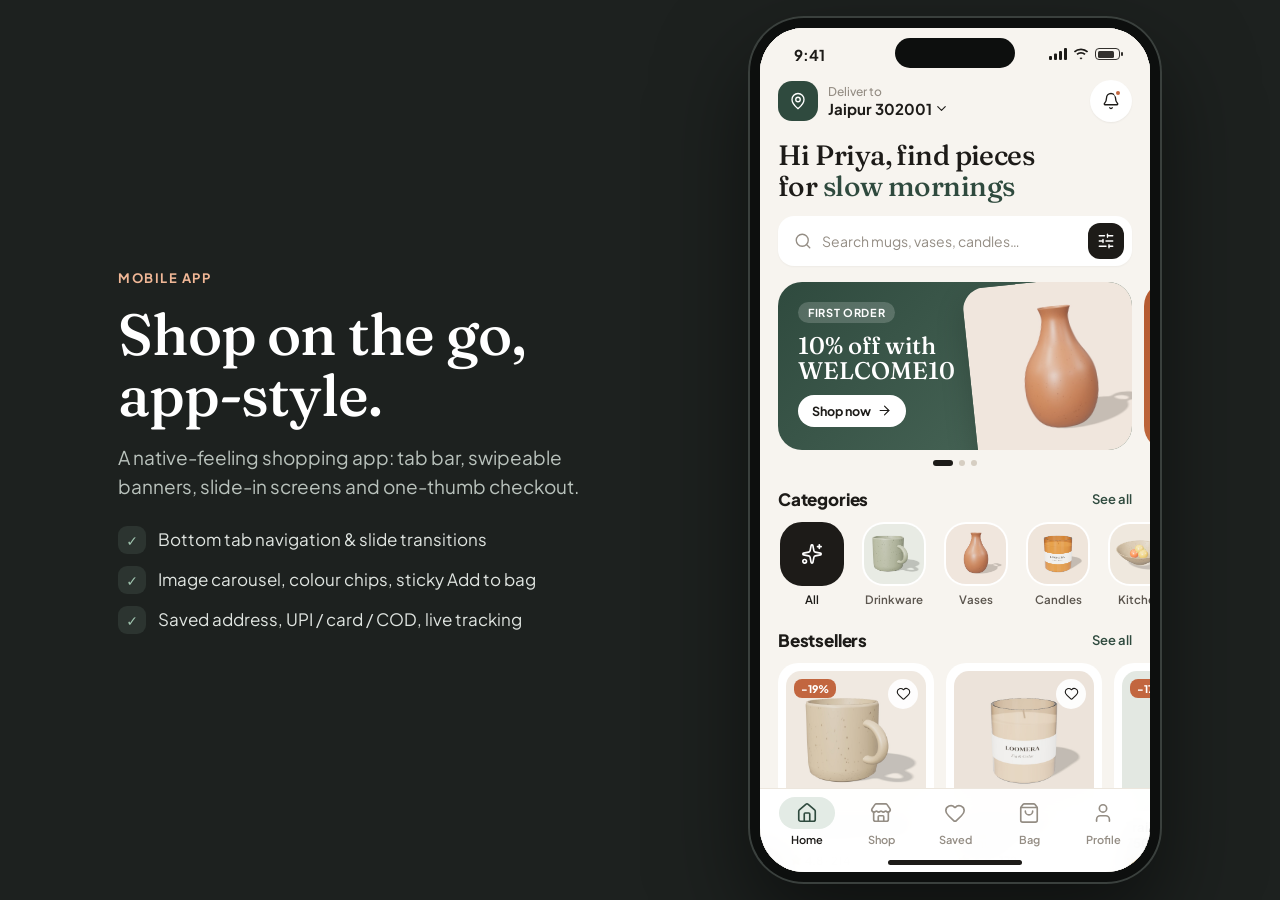
<file: app/showcase.html>
<!doctype html>
<html><head><meta charset="utf-8"><link rel="stylesheet" href="styles.css">
<style>
body{background:#1d211f;color:#fff;margin:0;height:100vh;overflow:hidden;display:flex;align-items:center;justify-content:center;gap:110px}
.txt{max-width:520px}
.txt .eyebrow{color:#f0b796}
.txt h2{font-family:Fraunces,serif;font-weight:500;font-size:58px;line-height:1.04;letter-spacing:-.02em;margin:16px 0 18px}
.txt p{color:#b9c2bc;font-size:19px;margin:0 0 26px}
.txt ul{list-style:none;padding:0;margin:0;display:grid;gap:12px}
.txt li{display:flex;gap:12px;align-items:center;color:#dfe4e0;font-size:17px}
.txt li b{width:28px;height:28px;border-radius:9px;background:#2c3430;display:grid;place-items:center;color:#9fc3ae;font-size:14px}
.phone{width:414px;height:868px;border-radius:56px;background:#0d0f0e;padding:12px;box-shadow:0 40px 90px rgba(0,0,0,.5),0 0 0 2px #3a403d inset}
.phone iframe{width:390px;height:844px;border:0;border-radius:44px;background:#faf7f2;display:block}
.notch{position:absolute;width:120px;height:30px;background:#0d0f0e;border-radius:20px;left:50%;transform:translateX(-50%);top:22px;z-index:3}
.pw{position:relative}
</style></head>
<body>
<div class="txt">
  <span class="eyebrow">Mobile app</span>
  <h2>Shop on the go,<br>app-style.</h2>
  <p>A native-feeling shopping app: tab bar, swipeable banners, slide-in screens and one-thumb checkout.</p>
  <ul><li><b>✓</b>Bottom tab navigation & slide transitions</li><li><b>✓</b>Image carousel, colour chips, sticky Add to bag</li><li><b>✓</b>Saved address, UPI / card / COD, live tracking</li></ul>
</div>
<div class="pw"><div class="notch"></div><div class="phone"><iframe id="ph" src="mobile.html"></iframe></div></div>
</body></html>
</file>
<file: app/styles.css>
@font-face{font-family:Jakarta;src:url(fonts/plus-jakarta-sans-latin-400-normal.woff2) format('woff2');font-weight:400}
@font-face{font-family:Jakarta;src:url(fonts/plus-jakarta-sans-latin-500-normal.woff2) format('woff2');font-weight:500}
@font-face{font-family:Jakarta;src:url(fonts/plus-jakarta-sans-latin-600-normal.woff2) format('woff2');font-weight:600}
@font-face{font-family:Jakarta;src:url(fonts/plus-jakarta-sans-latin-700-normal.woff2) format('woff2');font-weight:700}
@font-face{font-family:Jakarta;src:url(fonts/plus-jakarta-sans-latin-800-normal.woff2) format('woff2');font-weight:800}
@font-face{font-family:Fraunces;src:url(fonts/fraunces-latin-400-normal.woff2) format('woff2');font-weight:400}
@font-face{font-family:Fraunces;src:url(fonts/fraunces-latin-500-normal.woff2) format('woff2');font-weight:500}
@font-face{font-family:Fraunces;src:url(fonts/fraunces-latin-600-normal.woff2) format('woff2');font-weight:600}
@font-face{font-family:Fraunces;src:url(fonts/fraunces-latin-400-italic.woff2) format('woff2');font-weight:400;font-style:italic}

:root{
  --bg:#faf7f2;--paper:#ffffff;--ink:#1f1c18;--ink2:#55504a;--ink3:#8c857c;--line:#e9e3da;--line2:#f1ece5;
  --brand:#2f4a3e;--brand2:#3f6152;--brand-soft:#e5ece7;--accent:#c2663f;--accent-soft:#f7e6dc;
  --ok:#2e7d55;--ok-soft:#e3f2e9;--warn:#b7791f;--warn-soft:#fbf0dc;--info:#3361a8;--info-soft:#e4ecf8;--bad:#b3403a;--bad-soft:#f8e3e1;
  --r:14px;--r2:20px;--sh:0 1px 2px rgba(31,28,24,.05),0 8px 24px rgba(31,28,24,.06);--sh2:0 24px 60px rgba(31,28,24,.16);
}
*{box-sizing:border-box}
html,body{margin:0}
body{font-family:Jakarta,system-ui,sans-serif;background:var(--bg);color:var(--ink);font-size:15px;line-height:1.5;-webkit-font-smoothing:antialiased}
a{color:inherit;text-decoration:none}
button,input,select{font:inherit;color:inherit}
button{cursor:pointer;border:0;background:none}
.serif{font-family:Fraunces,Georgia,serif;letter-spacing:-.01em}
.wrap{max-width:1320px;margin:0 auto;padding:0 40px}
svg.i{width:20px;height:20px;stroke:currentColor;fill:none;stroke-width:1.75;stroke-linecap:round;stroke-linejoin:round;flex:none}
svg.i.sm{width:16px;height:16px}svg.i.xs{width:14px;height:14px}svg.i.lg{width:24px;height:24px}
.muted{color:var(--ink3)}
.hidden{display:none!important}

/* buttons */
.btn{display:inline-flex;align-items:center;justify-content:center;gap:8px;height:48px;padding:0 24px;border-radius:999px;font-weight:600;transition:.2s;white-space:nowrap}
.btn-dark{background:var(--ink);color:#fff}.btn-dark:hover{background:#000}
.btn-brand{background:var(--brand);color:#fff}.btn-brand:hover{background:var(--brand2)}
.btn-line{border:1.5px solid var(--ink);}
.btn-light{background:#fff;color:var(--ink)}
.btn-block{width:100%}
.btn:disabled{opacity:.5;cursor:default}
.chip{display:inline-flex;align-items:center;gap:6px;height:34px;padding:0 14px;border-radius:999px;border:1px solid var(--line);background:#fff;font-size:13.5px;font-weight:500}
.chip.on{background:var(--ink);color:#fff;border-color:var(--ink)}
.badge{display:inline-flex;align-items:center;height:24px;padding:0 10px;border-radius:999px;font-size:12px;font-weight:700;letter-spacing:.02em}

/* header */
.announce{background:var(--brand);color:#e8efe9;font-size:13px;text-align:center;padding:9px 0;letter-spacing:.01em}
.announce b{color:#fff}
header.top{position:sticky;top:0;z-index:40;background:rgba(250,247,242,.92);backdrop-filter:blur(12px);border-bottom:1px solid var(--line)}
header.top .wrap{display:flex;align-items:center;height:76px;gap:36px}
.logo{display:flex;align-items:center;gap:10px;font-family:Fraunces,serif;font-size:27px;font-weight:600;letter-spacing:-.02em}
.logo .mark{width:34px;height:34px;border-radius:10px;background:var(--brand);display:grid;place-items:center;color:#f3efe6}
.logo .mark svg{width:19px;height:19px}
nav.main{display:flex;gap:28px;font-weight:500;font-size:14.5px;color:var(--ink2)}
nav.main a{position:relative;padding:6px 0}
nav.main a.on,nav.main a:hover{color:var(--ink)}
nav.main a.on:after{content:"";position:absolute;left:0;right:0;bottom:-2px;height:2px;background:var(--ink);border-radius:2px}
.hdr-right{margin-left:auto;display:flex;align-items:center;gap:6px}
.search{position:relative;width:300px}
.search input{width:100%;height:44px;border-radius:999px;border:1px solid var(--line);background:#fff;padding:0 18px 0 44px;outline:none;transition:.2s}
.search input:focus{border-color:var(--ink);box-shadow:0 0 0 4px rgba(31,28,24,.06)}
.search>svg{position:absolute;left:16px;top:12px;color:var(--ink3)}
.suggest{position:absolute;top:52px;left:0;right:-80px;background:#fff;border-radius:16px;box-shadow:var(--sh2);padding:10px;border:1px solid var(--line)}
.suggest .s-h{font-size:12px;font-weight:700;color:var(--ink3);text-transform:uppercase;letter-spacing:.08em;padding:6px 10px}
.suggest a{display:flex;align-items:center;gap:12px;padding:8px 10px;border-radius:12px}
.suggest a:hover,.suggest a.hl{background:var(--line2)}
.suggest img{width:44px;height:44px;border-radius:10px;object-fit:cover}
.suggest .p{margin-left:auto;font-weight:600}
.icon-btn{position:relative;width:44px;height:44px;border-radius:999px;display:grid;place-items:center;transition:.2s}
.icon-btn:hover{background:var(--line2)}
.icon-btn .count{position:absolute;top:4px;right:2px;min-width:19px;height:19px;padding:0 5px;border-radius:999px;background:var(--accent);color:#fff;font-size:11px;font-weight:700;display:grid;place-items:center;border:2px solid var(--bg)}
.bump{animation:bump .5s}
@keyframes bump{30%{transform:scale(1.35)}}

/* hero */
.hero{padding:34px 0 10px}
.hero-grid{display:grid;grid-template-columns:1.05fr 1fr;gap:28px;align-items:stretch}
.hero-copy{background:#efe7dc;border-radius:28px;padding:64px 56px;display:flex;flex-direction:column;justify-content:center;position:relative;overflow:hidden}
.eyebrow{display:inline-flex;align-items:center;gap:8px;font-size:13px;font-weight:700;letter-spacing:.12em;text-transform:uppercase;color:var(--accent)}
.hero h1{font-family:Fraunces,serif;font-weight:500;font-size:66px;line-height:1.02;letter-spacing:-.03em;margin:18px 0 18px}
.hero h1 em{font-style:italic;color:var(--brand)}
.hero p{font-size:17px;color:var(--ink2);max-width:440px;margin:0 0 30px}
.hero-ctas{display:flex;gap:12px}
.hero-stats{display:flex;gap:36px;margin-top:44px;padding-top:26px;border-top:1px solid rgba(31,28,24,.12)}
.hero-stats b{display:block;font-family:Fraunces,serif;font-size:28px;font-weight:500}
.hero-stats span{font-size:13px;color:var(--ink2)}
.hero-art{display:grid;grid-template-columns:1fr 1fr;grid-template-rows:1fr 1fr;gap:16px;min-height:560px}
.hero-art .tile{border-radius:24px;overflow:hidden;position:relative}
.hero-art .tile img{width:100%;height:100%;object-fit:cover;transition:transform 1.2s}
.hero-art .tile:hover img{transform:scale(1.04)}
.hero-art .t1{grid-row:span 2}
.tile .tag{position:absolute;left:16px;bottom:16px;background:rgba(255,255,255,.92);backdrop-filter:blur(8px);border-radius:14px;padding:10px 14px;font-size:13px;box-shadow:var(--sh)}
.tile .tag b{display:block;font-size:14px}

/* trust strip */
.trust{display:grid;grid-template-columns:repeat(4,1fr);gap:16px;margin:28px 0 8px}
.trust>div{display:flex;align-items:center;gap:14px;background:#fff;border:1px solid var(--line);border-radius:18px;padding:18px 20px}
.trust .ic{width:42px;height:42px;border-radius:12px;background:var(--brand-soft);color:var(--brand);display:grid;place-items:center}
.trust b{display:block;font-size:14.5px}.trust span{font-size:13px;color:var(--ink3)}

/* section */
.sec{padding:56px 0 8px}
.sec-h{display:flex;align-items:flex-end;justify-content:space-between;margin-bottom:26px}
.sec-h h2{font-family:Fraunces,serif;font-weight:500;font-size:40px;letter-spacing:-.02em;margin:6px 0 0;line-height:1.1}
.link-arrow{display:inline-flex;align-items:center;gap:6px;font-weight:600}
.cats{display:grid;grid-template-columns:repeat(5,1fr);gap:16px}
.cat{background:#fff;border-radius:22px;overflow:hidden;border:1px solid var(--line);transition:.25s}
.cat:hover{transform:translateY(-4px);box-shadow:var(--sh)}
.cat img{width:100%;aspect-ratio:1/1;object-fit:cover;display:block}
.cat div{padding:14px 18px;display:flex;justify-content:space-between;align-items:center;font-weight:600}
.cat div span{font-weight:500;font-size:13px;color:var(--ink3)}

/* product grid */
.grid{display:grid;grid-template-columns:repeat(4,1fr);gap:22px}
.card{position:relative}
.card .media{display:block;position:relative;border-radius:20px;overflow:hidden;background:#eee;aspect-ratio:1/1.08}
.card .media img{position:absolute;inset:0;width:100%;height:100%;object-fit:cover;transition:opacity .5s,transform .8s}
.card .media img.alt{opacity:0}
.card:hover .media img.alt{opacity:1}
.card:hover .media img{transform:scale(1.03)}
.card .badges{position:absolute;left:12px;top:12px;display:flex;gap:6px;z-index:2}
.b-new{background:#fff;color:var(--ink)}.b-sale{background:var(--accent);color:#fff}.b-low{background:var(--warn-soft);color:var(--warn)}
.card .wish{position:absolute;right:12px;top:12px;z-index:2;width:40px;height:40px;border-radius:999px;background:rgba(255,255,255,.92);display:grid;place-items:center;transition:.2s}
.card .wish.on{color:var(--accent)}.card .wish.on svg{fill:var(--accent)}
.card .quick{position:absolute;left:12px;right:12px;bottom:12px;z-index:2;transform:translateY(14px);opacity:0;transition:.25s}
.card:hover .quick{transform:none;opacity:1}
.card .quick .btn{height:44px;width:100%;background:rgba(255,255,255,.96);color:var(--ink);box-shadow:var(--sh)}
.card .quick .btn:hover{background:var(--ink);color:#fff}
.card .meta{padding:14px 4px 0}
.card .cat-l{font-size:12.5px;color:var(--ink3);font-weight:500}
.card h3{margin:3px 0 6px;font-size:16px;font-weight:600}
.price{display:flex;align-items:baseline;gap:8px;font-weight:700}
.price s{color:var(--ink3);font-weight:500;font-size:13.5px}
.price .off{color:var(--accent);font-size:13px;font-weight:700}
.rating{display:inline-flex;align-items:center;gap:4px;font-size:13px;color:var(--ink2);font-weight:600}
.rating svg{color:#d39b2a;fill:#d39b2a}
.swatches{display:flex;gap:6px;margin-top:8px}
.sw{width:18px;height:18px;border-radius:999px;border:2px solid #fff;box-shadow:0 0 0 1px var(--line)}

/* promo banner */
.promo{margin-top:56px;border-radius:28px;background:var(--brand);color:#eef2ee;display:grid;grid-template-columns:1.2fr 1fr;overflow:hidden}
.promo .c{padding:56px}
.promo h3{font-family:Fraunces,serif;font-weight:500;font-size:44px;line-height:1.05;margin:12px 0 14px;color:#fff}
.promo .code{display:inline-flex;gap:10px;align-items:center;border:1.5px dashed rgba(255,255,255,.5);border-radius:12px;padding:10px 16px;font-weight:700;letter-spacing:.08em;margin:6px 0 24px}
.promo .imgs{display:grid;grid-template-columns:1fr 1fr}
.promo .imgs img{width:100%;height:100%;object-fit:cover}

footer.foot{margin-top:72px;background:#f1ebe2;padding:56px 0 28px;font-size:14px;color:var(--ink2)}
.foot-grid{display:grid;grid-template-columns:1.4fr 1fr 1fr 1fr 1.3fr;gap:32px}
.foot h4{color:var(--ink);margin:0 0 14px;font-size:14px}
.foot a{display:block;padding:4px 0}
.news{display:flex;gap:8px;margin-top:12px}
.news input{flex:1;height:46px;border-radius:999px;border:1px solid var(--line);padding:0 18px;background:#fff}
.foot-bottom{margin-top:40px;padding-top:22px;border-top:1px solid #e2d9cc;display:flex;justify-content:space-between;font-size:13px}
.pay-icons{display:flex;gap:8px}
.pay-icons span{border:1px solid #dcd2c4;background:#fff;border-radius:6px;padding:3px 8px;font-size:11.5px;font-weight:700;color:var(--ink2)}

/* listing */
.crumbs{display:flex;align-items:center;gap:6px;font-size:13.5px;color:var(--ink3);padding:26px 0 6px}
.crumbs svg{width:14px;height:14px}
.plp-head{display:flex;justify-content:space-between;align-items:flex-end;margin:6px 0 24px}
.plp-head h1{font-family:Fraunces,serif;font-weight:500;font-size:46px;margin:0;letter-spacing:-.02em}
.plp{display:grid;grid-template-columns:260px 1fr;gap:36px}
.filters{position:sticky;top:100px;align-self:start}
.f-group{border-bottom:1px solid var(--line);padding:18px 0}
.f-group h5{margin:0 0 12px;font-size:14px;display:flex;justify-content:space-between}
.f-opt{display:flex;align-items:center;gap:10px;padding:6px 0;font-size:14px;color:var(--ink2);cursor:pointer}
.box{width:20px;height:20px;border-radius:6px;border:1.5px solid #cfc7bb;display:grid;place-items:center;background:#fff;transition:.15s}
.f-opt.on .box{background:var(--ink);border-color:var(--ink);color:#fff}
.f-opt .box svg{width:13px;height:13px;stroke-width:3;opacity:0}.f-opt.on .box svg{opacity:1}
.f-opt .n{margin-left:auto;font-size:12.5px;color:var(--ink3)}
.f-colors{display:flex;flex-wrap:wrap;gap:10px}
.f-colors button{width:30px;height:30px;border-radius:999px;border:3px solid #fff;box-shadow:0 0 0 1px var(--line);transition:.15s}
.f-colors button.on{box-shadow:0 0 0 2px var(--ink)}
.range{position:relative;height:30px}
.range input{width:100%;accent-color:var(--ink)}
.range-vals{display:flex;justify-content:space-between;font-size:13px;font-weight:600}
.toolbar{display:flex;align-items:center;gap:10px;margin-bottom:22px}
.toolbar .res{color:var(--ink3);font-size:14px;margin-right:auto}
.sel{height:40px;border-radius:999px;border:1px solid var(--line);background:#fff;padding:0 16px;font-weight:500;font-size:14px}
.active-f{display:flex;gap:8px;flex-wrap:wrap}
.active-f .chip svg{width:14px;height:14px}

/* PDP */
.pdp{display:grid;grid-template-columns:1.15fr 1fr;gap:56px;padding-bottom:20px}
.gallery{display:grid;grid-template-columns:84px 1fr;gap:16px;position:sticky;top:96px;align-self:start}
.thumbs{display:flex;flex-direction:column;gap:12px}
.thumbs img{width:84px;height:84px;border-radius:14px;object-fit:cover;cursor:pointer;opacity:.6;border:2px solid transparent;transition:.2s}
.thumbs img.on{opacity:1;border-color:var(--ink)}
.main-img{border-radius:26px;overflow:hidden;aspect-ratio:1/1;position:relative}
.main-img img{width:100%;height:100%;object-fit:cover;display:block;transition:opacity .35s}
.pdp-info .cat-l{font-size:13px;font-weight:700;letter-spacing:.1em;text-transform:uppercase;color:var(--accent)}
.pdp-info h1{font-family:Fraunces,serif;font-size:46px;font-weight:500;letter-spacing:-.02em;line-height:1.05;margin:10px 0 12px}
.pdp-info .price{font-size:26px;margin:18px 0 4px}
.pdp-info .price s{font-size:17px}
.tax{font-size:13px;color:var(--ink3)}
.lead{color:var(--ink2);font-size:16px;margin:18px 0 6px}
.opt-label{font-weight:600;font-size:14px;margin:26px 0 12px}.opt-label span{color:var(--ink3);font-weight:500}
.var-sw{display:flex;gap:12px}
.var-sw button{width:44px;height:44px;border-radius:999px;border:4px solid #fff;box-shadow:0 0 0 1px var(--line);transition:.15s}
.var-sw button.on{box-shadow:0 0 0 2px var(--ink)}
.buy-row{display:flex;gap:12px;margin-top:26px}
.qty{display:flex;align-items:center;height:52px;border-radius:999px;border:1.5px solid var(--line);background:#fff}
.qty button{width:46px;height:100%;display:grid;place-items:center}
.qty span{width:30px;text-align:center;font-weight:700}
.buy-row .btn{height:52px;flex:1}
.pin{margin-top:24px;background:#fff;border:1px solid var(--line);border-radius:18px;padding:18px 20px}
.pin-row{display:flex;gap:10px;margin-top:10px}
.pin-row input{flex:1;height:44px;border-radius:12px;border:1px solid var(--line);padding:0 14px;outline:none}
.pin-row input:focus{border-color:var(--ink)}
.pin-ok{display:flex;gap:10px;align-items:flex-start;margin-top:12px;color:var(--ok);font-size:14px;font-weight:600}
.pin-ok span{display:block;color:var(--ink3);font-weight:500}
.perks{display:grid;grid-template-columns:repeat(3,1fr);gap:10px;margin-top:16px}
.perks div{display:flex;gap:8px;align-items:center;font-size:13px;color:var(--ink2);background:var(--line2);border-radius:12px;padding:10px 12px}
.acc{border-top:1px solid var(--line);margin-top:26px}
.acc details{border-bottom:1px solid var(--line);padding:16px 0}
.acc summary{list-style:none;display:flex;justify-content:space-between;font-weight:600;cursor:pointer}
.acc p{color:var(--ink2);margin:10px 0 0;font-size:14.5px}

/* cart drawer */
.scrim{position:fixed;inset:0;background:rgba(31,28,24,.36);z-index:60;opacity:0;pointer-events:none;transition:.3s}
.scrim.on{opacity:1;pointer-events:auto}
.drawer{position:fixed;top:0;right:0;bottom:0;width:460px;background:var(--bg);z-index:61;transform:translateX(100%);transition:transform .38s cubic-bezier(.2,.8,.2,1);display:flex;flex-direction:column;box-shadow:var(--sh2)}
.drawer.on{transform:none}
.dr-h{display:flex;align-items:center;justify-content:space-between;padding:22px 26px;border-bottom:1px solid var(--line)}
.dr-h h3{margin:0;font-family:Fraunces,serif;font-weight:500;font-size:26px}
.ship-bar{padding:16px 26px;border-bottom:1px solid var(--line);font-size:13.5px}
.bar{height:6px;border-radius:9px;background:var(--line);margin-top:10px;overflow:hidden}
.bar i{display:block;height:100%;background:var(--brand);border-radius:9px;transition:width .6s}
.dr-items{flex:1;overflow:auto;padding:8px 26px}
.line{display:grid;grid-template-columns:84px 1fr auto;gap:14px;padding:16px 0;border-bottom:1px solid var(--line2);align-items:center}
.line img{width:84px;height:84px;border-radius:14px;object-fit:cover}
.line h4{margin:0;font-size:15px}
.line .v{font-size:13px;color:var(--ink3)}
.line .qty{height:36px;margin-top:8px;width:max-content}
.line .qty button{width:34px}
.line .rm{color:var(--ink3);font-size:12.5px;display:flex;gap:4px;align-items:center;margin-top:6px}
.line .lp{font-weight:700;text-align:right}
.dr-f{padding:20px 26px 26px;border-top:1px solid var(--line);background:#fff}
.coupon{display:flex;gap:8px;margin-bottom:16px}
.coupon input{flex:1;height:44px;border-radius:12px;border:1px solid var(--line);padding:0 14px;text-transform:uppercase;outline:none}
.coupon .btn{height:44px}
.coupon-ok{display:flex;align-items:center;gap:8px;background:var(--ok-soft);color:var(--ok);font-weight:600;font-size:13.5px;border-radius:12px;padding:10px 14px;margin-bottom:14px}
.sum-row{display:flex;justify-content:space-between;padding:4px 0;font-size:14.5px;color:var(--ink2)}
.sum-row.t{color:var(--ink);font-weight:800;font-size:18px;padding-top:12px;margin-top:8px;border-top:1px dashed var(--line)}
.sum-row .g{color:var(--ok);font-weight:600}
.empty{text-align:center;padding:60px 20px;color:var(--ink3)}

/* checkout */
.co{display:grid;grid-template-columns:1.35fr 1fr;gap:40px;padding:10px 0 40px}
.steps{display:flex;gap:10px;align-items:center;margin:8px 0 26px}
.step{display:flex;align-items:center;gap:10px;font-weight:600;font-size:14px;color:var(--ink3)}
.step .n{width:30px;height:30px;border-radius:999px;display:grid;place-items:center;border:1.5px solid var(--line);background:#fff;font-size:13px}
.step.on{color:var(--ink)}.step.on .n{background:var(--ink);color:#fff;border-color:var(--ink)}
.step.done .n{background:var(--ok);color:#fff;border-color:var(--ok)}
.step-sep{flex:0 0 40px;height:1.5px;background:var(--line)}
.panel{background:#fff;border:1px solid var(--line);border-radius:22px;padding:28px;margin-bottom:18px}
.panel h3{margin:0 0 18px;font-size:19px;display:flex;align-items:center;gap:10px}
.form{display:grid;grid-template-columns:1fr 1fr;gap:14px}
.form .full{grid-column:1/-1}
.fld label{display:block;font-size:12.5px;font-weight:600;color:var(--ink2);margin-bottom:6px}
.fld input,.fld select{width:100%;height:48px;border-radius:12px;border:1px solid var(--line);padding:0 14px;background:#fff;outline:none;transition:.15s}
.fld input:focus{border-color:var(--ink);box-shadow:0 0 0 4px rgba(31,28,24,.05)}
.opts{display:grid;gap:10px}
.opt{display:flex;align-items:center;gap:14px;border:1.5px solid var(--line);border-radius:16px;padding:16px 18px;cursor:pointer;transition:.15s}
.opt.on{border-color:var(--ink);background:#fcfaf7}
.radio{width:20px;height:20px;border-radius:999px;border:1.5px solid #cfc7bb;display:grid;place-items:center}
.opt.on .radio{border-color:var(--ink)}.opt.on .radio:after{content:"";width:10px;height:10px;border-radius:9px;background:var(--ink)}
.opt b{display:block;font-size:14.5px}.opt span{font-size:13px;color:var(--ink3)}
.opt .r{margin-left:auto;font-weight:700}
.testmode{display:inline-flex;align-items:center;gap:6px;background:var(--warn-soft);color:var(--warn);font-size:12px;font-weight:700;border-radius:999px;padding:4px 10px;margin-left:auto}
.card-fields{display:grid;grid-template-columns:2fr 1fr 1fr;gap:12px;margin-top:14px}
.summary{position:sticky;top:96px;align-self:start}
.sum-line{display:flex;gap:12px;align-items:center;padding:10px 0}
.sum-line .im{position:relative}
.sum-line img{width:60px;height:60px;border-radius:12px;object-fit:cover}
.sum-line .q{position:absolute;top:-6px;right:-6px;width:22px;height:22px;border-radius:99px;background:var(--ink);color:#fff;font-size:11px;font-weight:700;display:grid;place-items:center}
.sum-line b{font-size:14px;display:block}.sum-line span{font-size:12.5px;color:var(--ink3)}
.sum-line .p{margin-left:auto;font-weight:700;font-size:14px}
.secure{display:flex;align-items:center;justify-content:center;gap:6px;font-size:12.5px;color:var(--ink3);margin-top:12px}
.processing{position:fixed;inset:0;background:rgba(250,247,242,.9);backdrop-filter:blur(6px);z-index:80;display:grid;place-items:center;text-align:center}
.spinner{width:56px;height:56px;border-radius:99px;border:4px solid var(--line);border-top-color:var(--brand);animation:spin .8s linear infinite;margin:0 auto 18px}
@keyframes spin{to{transform:rotate(360deg)}}

/* success / tracking */
.success{max-width:880px;margin:30px auto 0;text-align:center}
.tick{width:84px;height:84px;border-radius:999px;background:var(--ok);color:#fff;display:grid;place-items:center;margin:0 auto 20px;animation:pop .6s cubic-bezier(.2,1.6,.4,1)}
.tick svg{width:42px;height:42px;stroke-width:3}
@keyframes pop{0%{transform:scale(0)}100%{transform:scale(1)}}
.success h1{font-family:Fraunces,serif;font-weight:500;font-size:46px;margin:0 0 8px}
.track{display:grid;grid-template-columns:1.3fr 1fr;gap:20px;text-align:left;margin-top:34px}
.timeline{position:relative;padding-left:8px}
.tl{display:flex;gap:16px;position:relative;padding-bottom:26px}
.tl:last-child{padding-bottom:0}
.tl:before{content:"";position:absolute;left:17px;top:36px;bottom:0;width:2px;background:var(--line)}
.tl:last-child:before{display:none}
.tl.done:before{background:var(--ok)}
.tl .dot{width:36px;height:36px;border-radius:999px;display:grid;place-items:center;background:var(--line2);color:var(--ink3);flex:none;z-index:1}
.tl.done .dot{background:var(--ok);color:#fff}
.tl.now .dot{background:var(--brand);color:#fff;box-shadow:0 0 0 6px var(--brand-soft)}
.tl b{display:block;font-size:15px}.tl span{font-size:13px;color:var(--ink3)}
.kv{display:flex;justify-content:space-between;padding:8px 0;font-size:14px;border-bottom:1px solid var(--line2)}
.kv span{color:var(--ink3)}
.confetti{position:fixed;inset:0;pointer-events:none;z-index:90;overflow:hidden}
.confetti i{position:absolute;top:-20px;width:10px;height:14px;border-radius:2px;animation:fall 2.4s cubic-bezier(.3,.6,.5,1) forwards}
@keyframes fall{to{transform:translateY(110vh) rotate(720deg)}}

/* toast */
.toast{position:fixed;left:50%;bottom:32px;transform:translate(-50%,30px);background:var(--ink);color:#fff;padding:14px 20px;border-radius:14px;display:flex;gap:12px;align-items:center;z-index:95;opacity:0;transition:.35s;box-shadow:var(--sh2);font-weight:500}
.toast.on{opacity:1;transform:translate(-50%,0)}
.toast img{width:38px;height:38px;border-radius:9px;object-fit:cover}

/* admin */
.admin{display:grid;grid-template-columns:250px 1fr;min-height:100vh;background:#f5f3ef}
.side{background:#1d211f;color:#c9cfca;padding:24px 16px;display:flex;flex-direction:column;gap:4px;position:sticky;top:0;height:100vh}
.side .logo{color:#fff;font-size:23px;padding:0 10px 22px}
.side .logo .mark{background:#3f6152}
.side a{display:flex;align-items:center;gap:12px;padding:11px 12px;border-radius:12px;font-size:14px;font-weight:500}
.side a.on{background:#2c3430;color:#fff}
.side a .cnt{margin-left:auto;background:var(--accent);color:#fff;font-size:11px;font-weight:700;border-radius:99px;padding:1px 8px}
.side .sep{font-size:11px;letter-spacing:.12em;text-transform:uppercase;color:#7c857f;padding:18px 12px 6px}
.side .store-l{margin-top:auto;background:#2c3430;border-radius:14px;padding:14px;font-size:13px}
.adm-main{padding:26px 34px 40px}
.adm-top{display:flex;align-items:center;gap:14px;margin-bottom:24px}
.adm-top h1{margin:0;font-size:26px;font-weight:700;letter-spacing:-.01em}
.adm-top .sub{color:var(--ink3);font-size:14px}
.adm-top .r{margin-left:auto;display:flex;gap:10px;align-items:center}
.live{display:inline-flex;align-items:center;gap:8px;background:var(--ok-soft);color:var(--ok);font-weight:700;font-size:12.5px;border-radius:99px;padding:6px 12px}
.live i{width:8px;height:8px;border-radius:9px;background:var(--ok);animation:pulse 1.4s infinite}
@keyframes pulse{50%{opacity:.3}}
.avatar{width:40px;height:40px;border-radius:99px;background:var(--brand);color:#fff;display:grid;place-items:center;font-weight:700}
.kpis{display:grid;grid-template-columns:repeat(4,1fr);gap:16px}
.kpi{background:#fff;border-radius:18px;padding:20px;border:1px solid #ebe7e0}
.kpi .h{display:flex;justify-content:space-between;align-items:center;color:var(--ink3);font-size:13.5px;font-weight:600}
.kpi .h .ic{width:36px;height:36px;border-radius:10px;display:grid;place-items:center}
.kpi .v{font-size:30px;font-weight:800;letter-spacing:-.02em;margin:10px 0 4px}
.delta{font-size:12.5px;font-weight:700;color:var(--ok)}.delta span{color:var(--ink3);font-weight:500}
.flash{animation:flash 1.6s}
@keyframes flash{0%{background:#e3f2e9}100%{background:transparent}}
.row2{display:grid;grid-template-columns:1.7fr 1fr;gap:16px;margin-top:16px}
.card-a{background:#fff;border-radius:18px;padding:22px;border:1px solid #ebe7e0}
.card-a h3{margin:0;font-size:16px}
.card-a .hh{display:flex;justify-content:space-between;align-items:center;margin-bottom:14px}
.seg{display:flex;background:#f3f0eb;border-radius:10px;padding:3px}
.seg button{padding:6px 12px;border-radius:8px;font-size:12.5px;font-weight:600;color:var(--ink3)}
.seg button.on{background:#fff;color:var(--ink);box-shadow:0 1px 3px rgba(0,0,0,.08)}
table{width:100%;border-collapse:collapse;font-size:13.5px}
th{text-align:left;color:var(--ink3);font-weight:600;font-size:12px;text-transform:uppercase;letter-spacing:.06em;padding:10px 12px;border-bottom:1px solid var(--line)}
td{padding:12px;border-bottom:1px solid var(--line2)}
tr.new-row td{animation:flash 2.5s}
.pill{display:inline-flex;align-items:center;gap:6px;border-radius:99px;padding:3px 10px;font-size:12px;font-weight:700}
.pill:before{content:"";width:6px;height:6px;border-radius:9px;background:currentColor}
.p-new{background:var(--info-soft);color:var(--info)}.p-pack{background:var(--warn-soft);color:var(--warn)}.p-ship{background:var(--brand-soft);color:var(--brand)}.p-del{background:var(--ok-soft);color:var(--ok)}
.cust{display:flex;align-items:center;gap:10px}
.cust i{width:30px;height:30px;border-radius:99px;display:grid;place-items:center;font-style:normal;font-weight:700;font-size:12px;color:#fff}
.inv{display:flex;align-items:center;gap:12px;padding:10px 0;border-bottom:1px solid var(--line2)}
.inv img{width:44px;height:44px;border-radius:10px;object-fit:cover}
.inv b{font-size:13.5px;display:block}.inv span{font-size:12px;color:var(--ink3)}
.inv .stock{margin-left:auto;text-align:right;font-size:12.5px;font-weight:700}
.mini-bar{width:90px;height:5px;border-radius:9px;background:var(--line);margin-top:4px;overflow:hidden}
.mini-bar i{display:block;height:100%;border-radius:9px}
.top-p{display:flex;align-items:center;gap:12px;padding:9px 0}
.top-p img{width:40px;height:40px;border-radius:10px;object-fit:cover}
.top-p .n{font-weight:600;font-size:13.5px}
.top-p .s{margin-left:auto;font-weight:700;font-size:13.5px}

/* overlay used by recorder */
#rec-cursor{position:fixed;z-index:9999;width:26px;height:26px;pointer-events:none;left:-50px;top:-50px;transform:translate(-4px,-3px)}
#rec-cursor svg{width:26px;height:26px;filter:drop-shadow(0 2px 3px rgba(0,0,0,.35))}
.ripple{position:fixed;z-index:9998;width:46px;height:46px;margin:-23px 0 0 -23px;border-radius:99px;border:2.5px solid rgba(47,74,62,.8);pointer-events:none;animation:rip .55s ease-out forwards}
@keyframes rip{from{transform:scale(.3);opacity:1}to{transform:scale(1.4);opacity:0}}
#rec-cap{position:fixed;left:50%;bottom:30px;transform:translateX(-50%) translateY(20px);z-index:9997;background:rgba(29,33,31,.94);color:#fff;border-radius:16px;padding:12px 20px 12px 14px;display:flex;align-items:center;gap:12px;font-weight:600;font-size:16px;opacity:0;transition:.4s;box-shadow:0 18px 40px rgba(0,0,0,.25);pointer-events:none}
#rec-cap.on{opacity:1;transform:translateX(-50%)}
#rec-cap .n{background:#c2663f;border-radius:10px;padding:4px 10px;font-size:13px;letter-spacing:.04em}
.title-card{position:fixed;inset:0;z-index:9990;background:#1d211f;color:#fff;display:grid;place-items:center;text-align:center}
.title-card .logo{color:#fff;font-size:54px;justify-content:center}
.title-card .logo .mark{width:64px;height:64px;border-radius:18px;background:#3f6152}
.title-card .logo .mark svg{width:34px;height:34px}
.title-card h2{font-family:Fraunces,serif;font-weight:400;font-size:30px;margin:18px 0 26px;color:#d8ddd9}
.title-card .stack{display:flex;gap:10px;justify-content:center;flex-wrap:wrap;max-width:900px}
.title-card .stack span{border:1px solid #3c4541;border-radius:99px;padding:8px 16px;font-size:15px;color:#c9cfca}
.title-card .by{margin-top:34px;color:#8f9993;font-size:16px}
.fade-in{animation:fi .8s both}
@keyframes fi{from{opacity:0;transform:translateY(14px)}}

/* mobile */
@media (max-width:700px){
  .wrap{padding:0 18px}
  .announce{font-size:12px}
  header.top .wrap{height:64px;gap:10px}
  nav.main,.search,.hdr-right .hide-m{display:none}
  .logo{font-size:23px}
  .m-menu{display:grid!important}
  .hero{padding-top:14px}
  .hero-grid{grid-template-columns:1fr}
  .hero-copy{padding:34px 26px;border-radius:22px}
  .hero h1{font-size:42px}
  .hero p{font-size:15px}
  .hero-ctas .btn{flex:1;padding:0 12px}
  .hero-stats{gap:20px;margin-top:28px}
  .hero-stats b{font-size:22px}
  .hero-art{min-height:auto;grid-template-columns:1fr 1fr;grid-template-rows:auto}
  .hero-art .t1{grid-row:auto;grid-column:span 2;aspect-ratio:1.4/1}
  .hero-art .tile{aspect-ratio:1/1}
  .trust{grid-template-columns:1fr 1fr;gap:10px}
  .trust div{padding:12px;gap:10px}.trust .ic{width:34px;height:34px}.trust span{display:none}
  .sec{padding-top:36px}
  .sec-h h2{font-size:30px}
  .cats{grid-template-columns:repeat(5,42%);overflow-x:auto;scrollbar-width:none}
  .grid{grid-template-columns:1fr 1fr;gap:14px}
  .card h3{font-size:14px}
  .card .quick{display:none}
  .plp{grid-template-columns:1fr}.filters{display:none}
  .plp-head h1{font-size:34px}
  .pdp{grid-template-columns:1fr;gap:20px}
  .gallery{grid-template-columns:1fr;position:static}.thumbs{flex-direction:row;order:2}.thumbs img{width:64px;height:64px}
  .pdp-info h1{font-size:34px}
  .perks{grid-template-columns:1fr}
  .drawer{width:100%}
  .co{grid-template-columns:1fr}.form{grid-template-columns:1fr}
  .promo{grid-template-columns:1fr}.promo .c{padding:30px}.promo h3{font-size:32px}
  .foot-grid{grid-template-columns:1fr 1fr}
  .track{grid-template-columns:1fr}
  .m-bar{display:flex!important}
  body{padding-bottom:70px}
  #rec-cap{bottom:84px;font-size:14px;white-space:nowrap}
}
.m-menu{display:none!important}
.m-bar{display:none;position:fixed;left:0;right:0;bottom:0;height:68px;background:#fff;border-top:1px solid var(--line);z-index:45;justify-content:space-around;align-items:center}
.m-bar a{display:flex;flex-direction:column;align-items:center;gap:3px;font-size:11px;font-weight:600;color:var(--ink3);position:relative}
.m-bar a.on{color:var(--ink)}
.m-bar .count{position:absolute;top:-5px;right:-2px;min-width:17px;height:17px;border-radius:99px;background:var(--accent);color:#fff;font-size:10px;display:grid;place-items:center;padding:0 4px}
</file>
